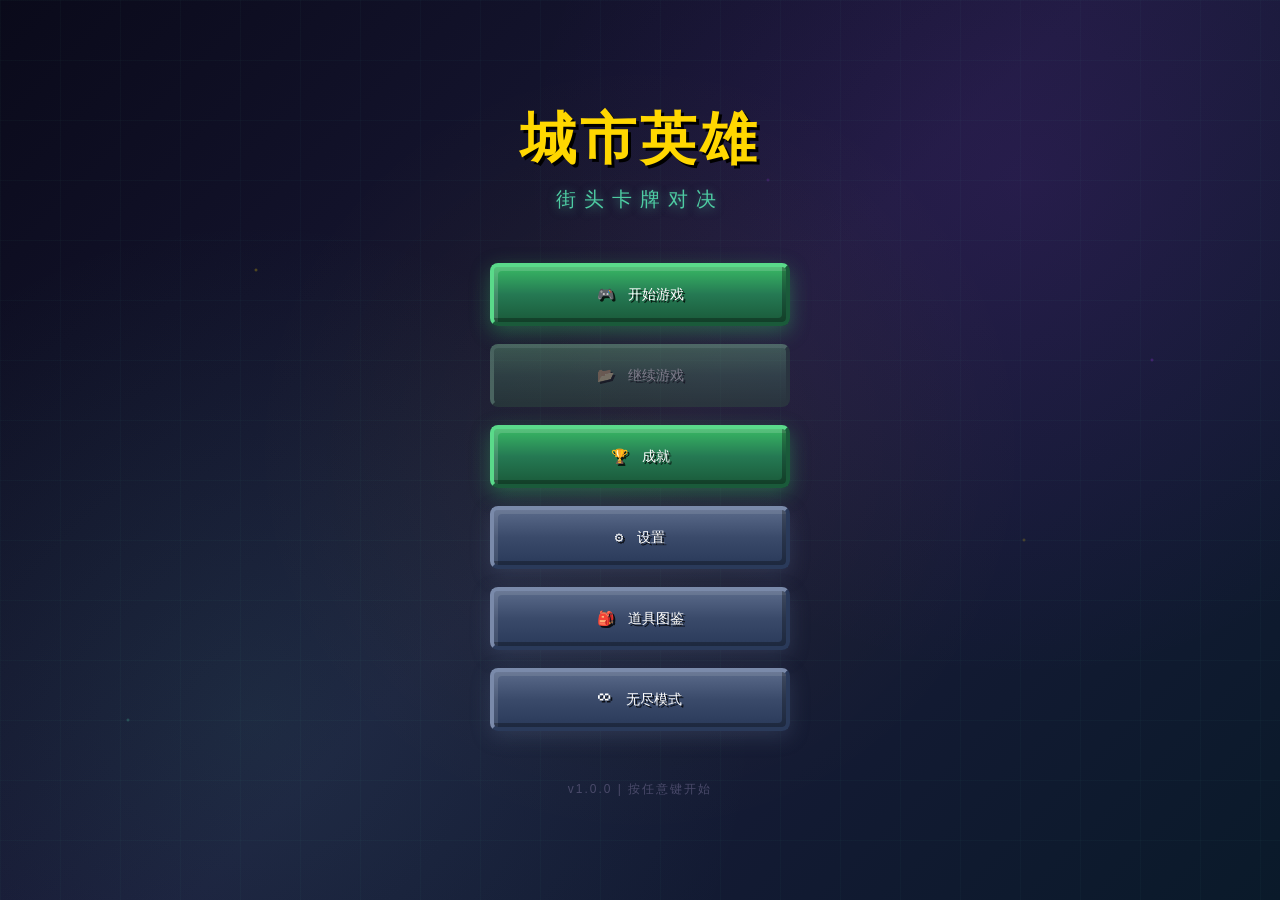
<file: index.html>
<!DOCTYPE html>
<html lang="zh-CN">
<head>
  <meta charset="UTF-8">
  <meta name="viewport" content="width=device-width, initial-scale=1.0">
  <title>城市英雄 - 街头卡牌对决</title>
  <!-- 发布到 GitHub Pages 后若页面不更新：改下面 build 版本号并重新推送，强制浏览器拉取新 JS/CSS -->
  <link rel="stylesheet" href="css/style.css?v=20260318">
  <link rel="stylesheet" href="css/pixel.css?v=20260318">
  <style>
    /* 像素风字体 */
    @import url('https://fonts.googleapis.com/css2?family=Press+Start+2P&display=swap');
    
    .pixel-title {
      font-family: 'Press Start 2P', cursive;
      text-shadow: 3px 3px 0 #000;
    }
  </style>
</head>
<body class="pixel-mode theme-street">
  <!-- 开始页面 -->
  <div id="start-screen" class="start-screen">
    <div class="start-bg-animation"></div>
    <div class="start-content">
      <h1 class="start-title pixel-title">城市英雄</h1>
      <p class="start-subtitle">街头卡牌对决</p>
      <div class="start-menu">
        <button id="btn-start-game" class="start-btn">🎮 开始游戏</button>
        <button id="btn-continue-game" class="start-btn" disabled>📂 继续游戏</button>
        <button id="btn-achievements" class="start-btn">🏆 成就</button>
        <button id="btn-settings" class="start-btn secondary">⚙️ 设置</button>
        <button id="btn-items-dex" class="start-btn secondary">🎒 道具图鉴</button>
        <button id="btn-endless-mode" class="start-btn secondary">∞ 无尽模式</button>
      </div>

      <!-- 难度选择（通关逐级解锁） -->
      <div id="difficulty-modal" class="modal hidden">
        <div class="modal-content">
          <h2>选择难度</h2>
          <div id="difficulty-list" style="display:flex; flex-direction:column; gap:10px;"></div>
          <div style="display:flex; justify-content:flex-end; gap:10px; margin-top:16px;">
            <button id="difficulty-cancel" class="secondary-btn">取消</button>
          </div>
        </div>
      </div>

      <!-- 无尽模式：难度选择 -->
      <div id="endless-difficulty-modal" class="modal hidden">
        <div class="modal-content">
          <h2>无尽模式难度</h2>
          <div id="endless-difficulty-list" style="display:flex; flex-direction:column; gap:10px;"></div>
          <div style="display:flex; justify-content:flex-end; gap:10px; margin-top:16px;">
            <button id="endless-difficulty-cancel" class="secondary-btn">返回</button>
          </div>
        </div>
      </div>

      <div class="start-footer">
        <p>v1.0.0 | 按任意键开始</p>
      </div>
    </div>
  </div>

  <div id="game-container" class="hidden">
    <!-- 战队构建 + 牌库预览（开局） -->
    <div id="team-build-view" class="view pixel-panel">
      <div class="combos-header">
        <div class="combos-title pixel-title">⚔️ 战队构建</div>
      </div>
      <p class="team-build-hint">选择 1–3 个已解锁职业组成战队（点击切换选中）</p>
      <div id="team-build-professions" class="team-build-prof-list"></div>
      <div id="team-build-prof-intro" class="team-build-prof-intro hidden">
        <div class="combos-title" style="font-size: 14px;">📋 已选职业 · 特点与技能</div>
        <div id="team-build-prof-intro-content"></div>
      </div>
      <div class="team-build-main">
        <div class="team-build-deck-area">
          <div class="combos-header" style="margin-top: 12px;">
            <span class="combos-title pixel-title" style="font-size: 14px;">🃏 牌库预览</span>
          </div>
          <div id="team-build-deck-preview" class="team-build-deck-grid"></div>
        </div>
        <div id="team-build-detail" class="team-build-detail-panel">
          <div id="team-build-detail-placeholder" class="team-build-detail-placeholder">点击左侧卡牌查看效果</div>
          <div id="team-build-detail-content" class="team-build-detail-content hidden">
            <div id="team-build-detail-icon" class="team-build-detail-icon"></div>
            <div id="team-build-detail-name" class="team-build-detail-name"></div>
            <div id="team-build-detail-desc" class="team-build-detail-desc"></div>
            <div id="team-build-detail-effect" class="team-build-detail-effect"></div>
          </div>
        </div>
      </div>
      <div class="reward-actions" style="margin-top: 16px;">
        <button id="team-build-start" class="action-btn">开始冒险</button>
      </div>
    </div>

    <!-- 无尽模式：初始道具选择（仅难度1/2；放在 game-container 内，确保战队构建后可见） -->
    <div id="endless-init-item-modal" class="modal hidden">
      <div class="modal-content">
        <h2>选择初始道具</h2>
        <div id="endless-init-item-list" class="endless-init-item-list"></div>
        <div id="endless-init-item-empty" style="display:none; font-size:12px; color:#aaa; margin-top:10px;">
          当前没有已解锁道具可选，将直接开始。
        </div>
        <div style="display:flex; justify-content:flex-end; gap:10px; margin-top:16px;">
          <button id="endless-init-item-cancel" class="secondary-btn">跳过</button>
          <button id="endless-init-item-confirm" class="action-btn">确定</button>
        </div>
      </div>
    </div>

    <!-- 正常关卡：选完队伍后询问是否新手教学 -->
    <div id="tutorial-choice-modal" class="modal hidden">
      <div class="modal-content">
        <h2>🎮 开始冒险</h2>
        <p style="margin: 12px 0 16px; color: #ddd;">是否第一次游玩？需要新手教学吗？</p>
        <div style="display:flex; justify-content:center; gap:12px; margin-top:16px;">
          <button id="tutorial-choice-yes" class="action-btn">需要教学</button>
          <button id="tutorial-choice-no" class="secondary-btn">跳过</button>
        </div>
      </div>
    </div>

    <!-- 顶部状态栏 -->
    <div id="top-status-bar">
      <div class="top-status-left">
        <div class="status-item">
          <span class="status-icon">💰</span>
          <span class="status-value" id="gold-display">0</span>
        </div>
      </div>
      <div class="top-status-right">
        <!-- 仅战斗中显示：道具图标（放到右上角） -->
        <div id="battle-top-items" class="battle-top-items hidden" aria-hidden="true">
          <div id="item-section" class="hand-items-row battle-top-items-row">
            <span class="section-label-inline">道具</span>
            <div class="item-slots" id="item-slots"></div>
            <div id="item-tooltip" class="item-tooltip hidden"></div>
          </div>
        </div>

        <div class="status-item" id="top-floor-item">
          <span class="status-icon">🏛️</span>
          <span class="status-value" id="floor-display">第 1 层</span>
        </div>
        <div class="status-item clickable" id="combos-btn">
          <span class="status-icon">🌟</span>
          <span class="status-value">组合技</span>
        </div>
        <div class="status-item clickable" id="deck-btn">
          <span class="status-icon">🃏</span>
          <span class="status-value">牌库</span>
        </div>
        <div class="status-item clickable" id="save-btn" title="保存进度">
          <span class="status-icon">💾</span>
          <span class="status-value">存档</span>
        </div>
        <div class="status-item clickable" id="music-btn">
          <span class="status-icon">🎵</span>
          <span class="status-value">音乐</span>
        </div>
      </div>
    </div>

    <!-- 地图视图 -->
    <div id="map-view" class="view hidden pixel-panel">
      <div class="map-header">
        <div class="map-title pixel-title">🗺️ 城市探索</div>
        <div class="map-floor-info">
          <span class="map-floor-name" id="floor-name">街头巷尾</span>
          <span class="map-floor-number" id="floor-number">第 1 层 / 共 5 层</span>
        </div>
      </div>
      <div id="map-container"></div>
      <div class="map-legend">
        <span class="legend-item"><span class="legend-dot battle"></span>战斗</span>
        <span class="legend-item"><span class="legend-dot elite"></span>精英</span>
        <span class="legend-item"><span class="legend-dot event"></span>事件</span>
        <span class="legend-item"><span class="legend-dot shop"></span>商店</span>
        <span class="legend-item"><span class="legend-dot boss"></span>Boss</span>
      </div>
    </div>

    <!-- 商店视图 -->
    <div id="shop-view" class="view hidden pixel-panel">
      <div class="shop-header">
        <div class="shop-title pixel-title">🏪 商店</div>
        <div class="shop-gold">
          <span>💰</span>
          <span id="shop-gold-display">0</span>
        </div>
      </div>
      <div class="shop-sections">
        <div class="shop-section">
          <div class="shop-section-title">购买卡牌</div>
          <div id="shop-cards" class="shop-items"></div>
        </div>
        <div class="shop-section">
          <div class="shop-section-title">升级卡牌 (50金)</div>
          <div id="shop-upgrade" class="shop-items"></div>
        </div>
        <div class="shop-section">
          <div class="shop-section-title">道具</div>
          <div id="shop-items" class="shop-items"></div>
        </div>
        <div class="shop-section">
          <div class="shop-section-title">出售卡牌</div>
          <div id="shop-sell" class="shop-items"></div>
        </div>
      </div>
      <div class="shop-actions">
        <button id="shop-refresh" class="secondary-btn">刷新 (30金)</button>
        <button id="shop-leave" class="action-btn">离开</button>
      </div>
      <div id="shop-tooltip" class="shop-tooltip-popup hidden"></div>
    </div>

    <!-- 事件视图 -->
    <div id="event-view" class="view hidden pixel-panel">
      <div class="event-container">
        <div class="event-icon" id="event-icon">❓</div>
        <div class="event-title" id="event-title">神秘事件</div>
        <div class="event-description" id="event-description">你遇到了一个神秘的事件...</div>
        <div class="event-effect" id="event-effect"></div>
        <div class="event-actions">
          <button id="event-confirm" class="action-btn">确认</button>
        </div>
      </div>
    </div>

    <!-- 战斗奖励视图 -->
    <div id="reward-view" class="view hidden pixel-panel">
      <div class="combos-header">
        <div class="combos-title pixel-title">🎁 战斗奖励</div>
      </div>
      <div id="reward-content">
        <div id="reward-gold" class="reward-line"></div>
        <div id="reward-card-section" class="reward-section">
          <div id="reward-card-info" class="reward-reward-block">
            <div class="reward-reward-name"></div>
            <div class="reward-reward-desc"></div>
            <div class="reward-reward-effect"></div>
          </div>
          <div class="reward-actions">
            <button id="reward-card-take" class="action-btn">加入牌库</button>
            <button id="reward-card-skip" class="secondary-btn">丢弃</button>
          </div>
        </div>
        <div id="reward-item-section" class="reward-section hidden">
          <div id="reward-item-info" class="reward-reward-block">
            <div class="reward-reward-name"></div>
            <div class="reward-reward-desc"></div>
            <div class="reward-reward-effect"></div>
          </div>
          <div class="reward-actions" id="reward-item-actions">
            <button id="reward-item-take" class="action-btn">获取</button>
            <button id="reward-item-replace" class="secondary-btn">替换已有道具</button>
            <button id="reward-item-skip" class="secondary-btn">丢弃</button>
          </div>
          <div id="reward-item-replace-slots" class="reward-actions hidden" style="margin-top: 8px;">
            <!-- slots injected by game.js -->
          </div>
        </div>
        <div class="reward-actions" style="margin-top: 20px;">
          <button id="reward-continue" class="action-btn">继续</button>
        </div>
      </div>
    </div>

    <!-- 牌型 / 伤害规则 视图（基础规则 + 隐藏组合在最后） -->
    <div id="combos-view" class="view hidden pixel-panel">
      <div class="combos-header">
        <div class="combos-title pixel-title">📋 牌型 / 伤害规则</div>
        <button id="combos-close" class="secondary-btn">返回</button>
      </div>
      <div id="rules-base-section" class="rules-section">
        <div class="rules-section-title">基础牌型</div>
        <div id="rules-base-hint" class="rules-hint"></div>
        <div id="rules-base-list" class="rules-list"></div>
      </div>
      <div id="rules-code-section" class="rules-section">
        <div class="rules-section-title">程序员代码牌</div>
        <div id="rules-code-text" class="rules-code-text"></div>
      </div>
      <div id="rules-shield-section" class="rules-section">
        <div class="rules-section-title">护盾与持续伤害</div>
        <div id="rules-shield-text" class="rules-code-text"></div>
      </div>
      <div id="rules-tile-section" class="rules-section">
        <div class="rules-section-title">出牌区 · 地块效果</div>
        <div id="rules-tile-hint" class="rules-hint"></div>
        <div id="rules-tile-list" class="rules-list"></div>
      </div>
      <div id="rules-combos-section" class="rules-section">
        <div class="rules-section-title">隐藏组合（已发现）</div>
        <div id="combos-list" class="combos-list"></div>
        <div id="combos-empty" class="combos-empty">
          还没有发现任何隐藏组合，继续探索吧！
        </div>
      </div>
    </div>

    <!-- 牌库构成查看（与战队选择同款：职业展示 + 网格 + 右侧详情） -->
    <div id="deck-view" class="view hidden pixel-panel">
      <div class="combos-header">
        <div class="combos-title pixel-title">🃏 牌库构成</div>
        <button id="deck-close" class="secondary-btn">关闭</button>
      </div>
      <p class="team-build-hint">当前职业组合</p>
      <div id="deck-current-professions" class="team-build-prof-list"></div>
      <div class="team-build-main">
        <div class="team-build-deck-area">
          <div class="combos-header" style="margin-top: 12px;">
            <span class="combos-title pixel-title" style="font-size: 14px;">按职业排序</span>
          </div>
          <div id="deck-list" class="team-build-deck-grid"></div>
        </div>
        <div id="deck-detail" class="team-build-detail-panel">
          <div id="deck-detail-placeholder" class="team-build-detail-placeholder">点击左侧卡牌查看效果</div>
          <div id="deck-detail-content" class="team-build-detail-content hidden">
            <div id="deck-detail-icon" class="team-build-detail-icon"></div>
            <div id="deck-detail-name" class="team-build-detail-name"></div>
            <div id="deck-detail-desc" class="team-build-detail-desc"></div>
            <div id="deck-detail-effect" class="team-build-detail-effect"></div>
          </div>
        </div>
      </div>
    </div>

    <!-- 道具图鉴 -->
    <div id="items-dex-view" class="view hidden pixel-panel">
      <div class="combos-header">
        <div class="combos-title pixel-title">🎒 道具图鉴</div>
        <button id="items-dex-close" class="secondary-btn">关闭</button>
      </div>
      <div class="items-dex-hint">已解锁可查看，未解锁显示“？”</div>
      <div id="item-dex-grid" class="item-dex-grid"></div>
    </div>

    <!-- 战斗视图（单页核心：日志/弃牌为抽屉） -->
    <div id="battle-view" class="view battle-one-screen">
      <div id="battle-layout">
        <!-- 左侧：比赛信息 + 伤害框 -->
        <div id="battle-sidebar" class="pixel-panel">
          <div class="battle-sidebar-title">📊 比赛信息</div>
          <div class="battle-sidebar-row">
            <span class="label">当前层数</span>
            <span class="value" id="battle-floor-display">第 1 层</span>
          </div>
          <div class="battle-sidebar-row">
            <span class="label">金币</span>
            <span class="value" id="battle-gold-display">0</span>
          </div>
          <div class="battle-sidebar-row">
            <span class="label">当前回合</span>
            <span class="value" id="battle-round">1</span>
          </div>
          <div class="battle-sidebar-divider"></div>
          <div class="battle-sidebar-damage damage-formula-box" id="battle-sidebar-damage-box" title="悬停查看计算说明">
            <span class="label" id="turn-damage-label">预计伤害</span>
            <span class="combo-damage damage-formula" id="turn-damage">0 × 1.0 = 0</span>
          </div>
          <div id="damage-breakdown-tooltip" class="damage-breakdown-tooltip hidden"></div>
        <div id="status-hover-tooltip" class="damage-breakdown-tooltip hidden"></div>

          <!-- 牌库 / 弃牌（数值类挨着排列） -->
          <div id="pile-info" class="pile-info--sidebar">
            <div class="pile-item">
              <span class="label">牌库</span>
              <span class="value" id="deck-count">0</span>
            </div>
            <div class="pile-item">
              <span class="label">弃牌堆</span>
              <span class="value clickable" id="discard-count">0</span>
            </div>
          </div>

          <div class="battle-sidebar-divider"></div>
          <button id="battle-rules-btn" class="secondary-btn battle-rules-btn">牌型 / 伤害规则</button>
          <button type="button" id="battle-tile-rules-btn" class="secondary-btn battle-rules-btn hidden" title="查看地块效果说明（仅效果，不含固定格位）">地块说明</button>

          <div id="battle-bottom-bar" class="battle-bottom-bar battle-bottom-bar--sidebar">
            <button type="button" id="btn-battle-log-drawer" class="secondary-btn battle-bar-btn">📜 战斗日志</button>
            <button type="button" id="btn-battle-discard-drawer" class="secondary-btn battle-bar-btn">🃏 弃牌堆</button>
          </div>

          <button type="button" id="battle-settings-btn" class="secondary-btn battle-settings-btn" title="存档、音乐等">⚙️ 设置</button>
        </div>

        <!-- 右侧：牌桌核心区 -->
        <div id="battle-main" class="battle-arena">
          <!-- 顶部角色 VS 敌人 -->
          <div id="battle-header" class="battle-header-felt">
            <!-- 我方队伍（动态生成） -->
            <div id="teammate-section"></div>

            <!-- 移动端：把预计伤害插到敌人与队友之间（JS 会把伤害框挪进来） -->
            <div id="mobile-damage-slot" class="hidden"></div>

            <!-- 敌人区域（右侧） -->
            <div id="enemy-section" class="pixel-panel">
              <div class="enemy-info">
                <span class="enemy-name" id="enemy-name">街头混混</span>
                <span class="enemy-layer" id="enemy-layer">第 1 层</span>
              </div>
              <!-- 伤害数字 + 技能图标：在立绘上方 -->
              <div class="enemy-intent enemy-intent--icons" id="enemy-intent">
                <div class="enemy-intent-wrap">
                  <span class="enemy-intent-icon" id="enemy-intent-icon">⚔️</span>
                  <span class="enemy-intent-dmg" id="enemy-intent-dmg">8</span>
                  <span class="enemy-intent-skills" id="enemy-intent-skills"></span>
                  <span class="enemy-intent-hit" id="enemy-intent-hit"></span>
                </div>
              </div>
              <div id="enemy-sprite" class="enemy-pixel" aria-hidden="true"></div>
              <div class="enemy-hp-bar">
                <div id="enemy-hp-fill" class="hp-fill"></div>
                <div class="enemy-hp-text">
                  <span id="enemy-hp-current">60</span> / <span id="enemy-hp-max">60</span>
                </div>
              </div>
              <!-- 技能说明文案：血条下方 -->
              <div class="enemy-intent-desc" id="enemy-intent-desc" aria-live="polite"></div>
              <div class="enemy-debuffs" id="enemy-debuffs"></div>
            </div>
          </div>

          <!-- 牌桌（出牌区在上、手牌在下）：视觉合并为一个面板，不改 id，避免影响流程/Boss 技能 -->
          <div id="card-table" class="pixel-panel card-table">
            <div id="played-area-wrap" class="card-table__played">
              <span id="battle-played-count" class="played-area-count" aria-live="polite">0/5</span>
              <div class="section-label">本回合出牌（基础最多 5 张，道具可提高）</div>
              <div id="played-container" class="played-container"></div>
            </div>
            <div id="played-tile-tooltip" class="played-tile-tooltip hidden" role="tooltip" aria-hidden="true"></div>
            <div id="hand-row" class="card-table__hand-row">
              <div id="hand-section" class="card-table__hand">
                <div class="hand-label">手牌</div>
                <div id="hand-poison-bar" class="hand-poison-bar hidden" role="status" aria-live="polite"></div>
                <div id="hand-container">
                  <div id="hand-strip" class="hand-strip" aria-label="手牌"></div>
                </div>
              </div>
            </div>
          </div>

          <!-- 控制按钮 -->
          <div id="control-section">
            <button id="auto-fill-btn" class="secondary-btn" title="自动选出并打出当前伤害最高的一组牌（快捷键：Q 仅选牌）">自动出牌</button>
            <button id="play-cards-btn" class="secondary-btn">出牌</button>
            <button id="reset-btn" class="secondary-btn">换牌</button>
            <button id="end-turn-btn" class="action-btn">结束回合</button>
          </div>

          <!-- 伤害动画层 -->
          <div id="damage-overlay" class="hidden"></div>
        </div>
      </div>

      <div id="battle-drawer-backdrop" class="battle-drawer-backdrop hidden" aria-hidden="true"></div>
      <div id="battle-drawer-log" class="battle-drawer battle-drawer--log" aria-hidden="true">
        <div class="battle-drawer-header">
          <span>战斗日志</span>
          <button type="button" class="battle-drawer-close" id="battle-drawer-log-close" aria-label="关闭">×</button>
        </div>
        <div id="log-section" class="battle-drawer-body log-section-drawer">
          <div id="battle-log" class="battle-log-scroll"></div>
        </div>
      </div>
      <div id="battle-drawer-discard" class="battle-drawer battle-drawer--discard" aria-hidden="true">
        <div class="battle-drawer-header">
          <span>弃牌堆</span>
          <button type="button" class="battle-drawer-close" id="battle-drawer-discard-close" aria-label="关闭">×</button>
        </div>
        <div class="battle-drawer-body">
          <div id="discard-list" class="discard-list-drawer"></div>
        </div>
      </div>
    </div>
  </div>

  <!-- 成就弹窗 -->
  <div id="achievement-overlay" class="achievement-overlay"></div>

  <!-- 死亡结算画面 -->
  <div id="death-overlay" class="death-overlay hidden" aria-hidden="true">
    <div class="death-modal">
      <div class="death-title">💀 全军覆没</div>
      <div class="death-desc">旅程结束。你可以重新开始，或退出回到开始界面。</div>
      <div class="death-actions">
        <button type="button" id="death-restart" class="action-btn">重新开始</button>
        <button type="button" id="death-exit" class="secondary-btn">退出游戏</button>
      </div>
    </div>
  </div>

  <!-- 设置弹窗 -->
  <div id="settings-modal" class="modal hidden">
    <div class="modal-content">
      <h2>⚙️ 设置</h2>
      <div class="settings-item settings-quick-actions">
        <button type="button" id="settings-save-game" class="secondary-btn">💾 保存进度</button>
        <button type="button" id="settings-load-game" class="secondary-btn">📂 读取进度</button>
        <button type="button" id="settings-music-toggle" class="secondary-btn">🎵 音乐开关</button>
      </div>
      <div class="settings-item">
        <label>🎵 背景音乐</label>
        <input type="range" id="music-volume" min="0" max="100" value="30">
      </div>
      <div class="settings-item">
        <label>🔊 音效</label>
        <input type="range" id="sfx-volume" min="0" max="100" value="50">
      </div>
      <div class="settings-item">
        <label>🎨 像素风UI</label>
        <input type="checkbox" id="pixel-mode-toggle" checked>
      </div>
      <div class="settings-item">
        <label>📘 教学关</label>
        <label style="display:flex; align-items:center; gap:10px; justify-content:flex-end; width:auto;">
          <input type="checkbox" id="tutorial-toggle">
          <span style="font-size: 12px; color:#aaa;">开启（默认跳过）</span>
        </label>
      </div>
      <div class="settings-item" style="flex-direction: column; align-items: stretch; gap: 10px;">
        <label style="width:100%;">🧪 测试工具（本地数据）</label>
        <div style="display:flex; flex-wrap:wrap; gap:10px; justify-content:flex-start;">
          <button id="btn-reset-saves" class="secondary-btn">清空存档</button>
          <button id="btn-reset-unlocks" class="secondary-btn">重置解锁/难度</button>
          <button id="btn-reset-all" class="secondary-btn">全清（推荐）</button>
        </div>
        <div style="font-size:12px; color:#aaa; line-height:1.4;">
          提示：这些按钮只影响浏览器本地存储（LocalStorage），用于测试解锁与流程。
        </div>
      </div>
      <button id="settings-close" class="action-btn">关闭</button>
    </div>
  </div>

  <!-- 存档弹窗（3个存档位：存/读） -->
  <div id="save-modal" class="modal hidden">
    <div class="modal-content">
      <h2>💾 存档</h2>
      <div id="save-modal-mode" style="text-align:center;color:#aaa;margin-bottom:14px;">选择存档位</div>
      <div id="save-slots" class="save-slots">
        <button class="secondary-btn save-slot-btn" data-slot="1">
          <div class="save-slot-title">存档位 1</div>
          <div class="save-slot-time" id="save-slot-time-1">空</div>
        </button>
        <button class="secondary-btn save-slot-btn" data-slot="2">
          <div class="save-slot-title">存档位 2</div>
          <div class="save-slot-time" id="save-slot-time-2">空</div>
        </button>
        <button class="secondary-btn save-slot-btn" data-slot="3">
          <div class="save-slot-title">存档位 3</div>
          <div class="save-slot-time" id="save-slot-time-3">空</div>
        </button>
      </div>
      <div class="reward-actions" style="margin-top: 16px; justify-content: center;">
        <button id="save-modal-close" class="secondary-btn">取消</button>
      </div>
    </div>
  </div>

  <!-- 商店：道具替换弹窗 -->
  <div id="shop-replace-modal" class="modal hidden">
    <div class="modal-content">
      <h2>🔁 替换道具</h2>
      <div id="shop-replace-desc" style="text-align:center;color:#aaa;margin-bottom:14px;"></div>
      <div id="shop-replace-slots" class="save-slots"></div>
      <div class="reward-actions" style="margin-top: 16px; justify-content: center;">
        <button id="shop-replace-cancel" class="secondary-btn">取消</button>
      </div>
    </div>
  </div>

  <!-- 成就弹窗 -->
  <div id="achievements-modal" class="modal hidden">
    <div class="modal-content achievements-content">
      <h2>🏆 成就</h2>
      <div id="achievements-list"></div>
      <button id="achievements-close" class="action-btn">关闭</button>
    </div>
  </div>

  <!-- 新手引导：聚焦高亮遮罩 -->
  <div id="tutorial-overlay" class="tutorial-overlay hidden" aria-hidden="true">
    <div class="tutorial-mask"></div>
    <div class="tutorial-box">
      <div class="tutorial-title" id="tutorial-title">新手引导</div>
      <div class="tutorial-text" id="tutorial-text"></div>
      <div class="tutorial-actions">
        <button id="tutorial-skip" class="secondary-btn">跳过教学</button>
        <button id="tutorial-next" class="action-btn">下一步</button>
      </div>
    </div>
  </div>

  <script src="js/cards.js?v=20260318"></script>
  <script src="js/items.js?v=20260318"></script>
  <script src="js/combat-rules.js?v=20260318"></script>
  <script src="js/effects.js?v=20260318"></script>
  <script src="js/pixel-chars.js?v=20260318"></script>
  <script src="js/battle.js?v=20260318"></script>
  <script src="js/map.js?v=20260318"></script>
  <script src="js/audio.js?v=20260318"></script>
  <script src="js/endless.js?v=20260318"></script>
  <script src="js/game.js?v=20260318"></script>
</body>
</html>
</file>
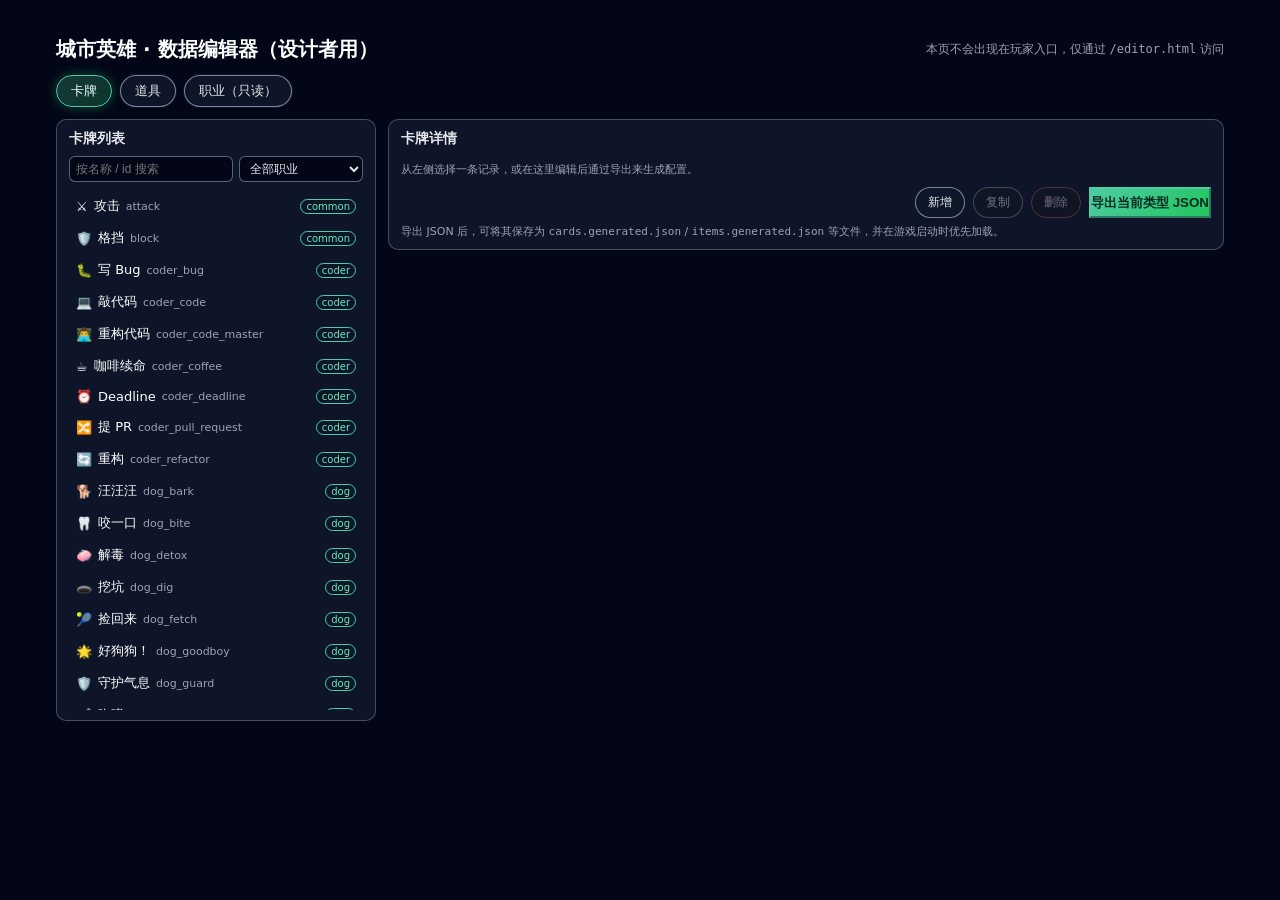
<file: editor.html>
<!DOCTYPE html>
<html lang="zh-CN">
<head>
  <meta charset="UTF-8">
  <meta name="viewport" content="width=device-width, initial-scale=1.0">
  <title>城市英雄 - 数据编辑器</title>
  <link rel="stylesheet" href="css/style.css">
  <style>
    body {
      background: #020617;
      color: #fff;
      font-family: system-ui, -apple-system, BlinkMacSystemFont, "Segoe UI", sans-serif;
    }
    #editor-root {
      max-width: 1200px;
      margin: 16px auto;
      padding: 12px 16px 32px;
    }
    .editor-header {
      display: flex;
      justify-content: space-between;
      align-items: center;
      margin-bottom: 12px;
    }
    .editor-title {
      font-size: 20px;
      font-weight: 700;
    }
    .editor-tabs {
      display: flex;
      gap: 8px;
      margin-bottom: 12px;
    }
    .editor-tab {
      padding: 6px 14px;
      border-radius: 999px;
      border: 1px solid rgba(148,163,184,0.8);
      cursor: pointer;
      font-size: 13px;
      background: rgba(15,23,42,0.95);
      color: #e5e7eb;
      box-shadow: 0 0 0 1px rgba(15,23,42,1);
    }
    .editor-tab:hover {
      border-color: #64748b;
      background: rgba(30,64,175,0.35);
    }
    .editor-tab.active {
      border-color: #4ecca3;
      background: linear-gradient(135deg, rgba(78,204,163,0.25), rgba(34,197,94,0.25));
      color: #ecfeff;
      box-shadow: 0 0 0 1px rgba(15,23,42,1), 0 0 12px rgba(34,197,94,0.4);
    }
    .editor-layout {
      display: grid;
      grid-template-columns: 320px 1fr;
      gap: 12px;
      align-items: flex-start;
    }
    .editor-panel {
      background: rgba(15,23,42,0.95);
      border-radius: 10px;
      border: 1px solid rgba(148,163,184,0.4);
      padding: 10px 12px;
    }
    .editor-panel h3 {
      margin: 0 0 8px;
      font-size: 14px;
      color: #e5e7eb;
    }
    .editor-search {
      margin-bottom: 8px;
      display: flex;
      gap: 6px;
    }
    .editor-search input,
    .editor-search select {
      flex: 1;
      padding: 4px 6px;
      font-size: 12px;
      border-radius: 6px;
      border: 1px solid rgba(148,163,184,0.6);
      background: #020617;
      color: #e5e7eb;
    }
    .editor-list {
      max-height: 520px;
      overflow-y: auto;
      font-size: 13px;
    }
    .editor-list-item {
      padding: 6px 6px;
      border-radius: 6px;
      cursor: pointer;
      display: flex;
      justify-content: space-between;
      align-items: center;
      border: 1px solid transparent;
    }
    .editor-list-item:hover {
      background: rgba(30,64,175,0.35);
    }
    .editor-list-item.active {
      background: rgba(34,197,94,0.25);
      border-color: #22c55e;
    }
    .editor-list-main {
      display: flex;
      align-items: center;
      gap: 6px;
    }
    .editor-list-id {
      font-size: 11px;
      color: #9ca3af;
    }
    .editor-badge {
      padding: 1px 5px;
      border-radius: 999px;
      font-size: 10px;
      border: 1px solid rgba(148,163,184,0.6);
      color: #9ca3af;
    }
    .editor-badge.prof {
      border-color: #4ecca3;
      color: #6ee7b7;
    }
    .editor-form {
      display: grid;
      grid-template-columns: repeat(2, minmax(0,1fr));
      gap: 8px 12px;
      font-size: 13px;
    }
    .editor-field {
      display: flex;
      flex-direction: column;
      gap: 3px;
    }
    .editor-field-full {
      grid-column: span 2;
    }
    .editor-field label {
      font-size: 12px;
      color: #9ca3af;
    }
    .editor-field input,
    .editor-field select,
    .editor-field textarea {
      padding: 4px 6px;
      font-size: 12px;
      border-radius: 6px;
      border: 1px solid rgba(148,163,184,0.6);
      background: #020617;
      color: #e5e7eb;
    }
    .editor-field input[type="number"] {
      max-width: 120px;
    }
    .editor-field textarea {
      min-height: 60px;
      resize: vertical;
    }
    .editor-actions {
      display: flex;
      justify-content: flex-end;
      gap: 8px;
      margin-top: 10px;
    }
    .btn {
      padding: 6px 12px;
      border-radius: 999px;
      border: 1px solid rgba(148,163,184,0.8);
      font-size: 12px;
      cursor: pointer;
      background: rgba(15,23,42,0.9);
      color: #e5e7eb;
    }
    .btn-primary {
      border-color: #4ecca3;
      background: linear-gradient(135deg, #4ecca3, #22c55e);
      color: #022c22;
      font-weight: 600;
    }
    .btn-danger {
      border-color: #ef4444;
      color: #fecaca;
    }
    .editor-hint {
      margin-top: 6px;
      font-size: 11px;
      color: #9ca3af;
    }
    @media (max-width: 900px) {
      .editor-layout {
        grid-template-columns: 1fr;
      }
      .editor-panel {
        padding: 8px 10px;
      }
    }
  </style>
</head>
<body>
  <div id="editor-root">
    <div class="editor-header">
      <div class="editor-title">城市英雄 · 数据编辑器（设计者用）</div>
      <div style="font-size:12px;color:#9ca3af;">本页不会出现在玩家入口，仅通过 <code>/editor.html</code> 访问</div>
    </div>
    <div class="editor-tabs">
      <button class="editor-tab active" data-tab="cards">卡牌</button>
      <button class="editor-tab" data-tab="items">道具</button>
      <button class="editor-tab" data-tab="roles">职业（只读）</button>
    </div>
    <div class="editor-layout">
      <div class="editor-panel">
        <h3 id="list-title">卡牌列表</h3>
        <div class="editor-search">
          <input id="search-input" placeholder="按名称 / id 搜索">
          <select id="filter-select">
            <option value="">全部职业</option>
          </select>
        </div>
        <div id="editor-list" class="editor-list"></div>
      </div>
      <div class="editor-panel">
        <h3 id="form-title">详情编辑</h3>
        <form id="editor-form" class="editor-form"></form>
        <div class="editor-actions">
          <button type="button" id="btn-new" class="btn">新增</button>
          <button type="button" id="btn-duplicate" class="btn">复制</button>
          <button type="button" id="btn-delete" class="btn btn-danger">删除</button>
          <button type="button" id="btn-export" class="btn-primary">导出当前类型 JSON</button>
        </div>
        <div class="editor-hint">
          导出 JSON 后，可将其保存为 <code>cards.generated.json</code> / <code>items.generated.json</code> 等文件，并在游戏启动时优先加载。
        </div>
      </div>
    </div>
  </div>

  <script src="js/cards.js"></script>
  <script src="js/items.js"></script>
  <script src="js/editor.js"></script>
</body>
</html>
</file>
<file: css/style.css>
/* 2026-03-18 04:00:00 */
* {
  margin: 0;
  padding: 0;
  box-sizing: border-box;
}

body {
  font-family: 'Segoe UI', Tahoma, Geneva, Verdana, sans-serif;
  /* 像素天空背景，参考示例图的云层+闪电感 */
  background:
    radial-gradient(circle at 20% 10%, rgba(255, 255, 255, 0.15) 0, transparent 55%),
    radial-gradient(circle at 80% 30%, rgba(255, 255, 255, 0.12) 0, transparent 50%),
    radial-gradient(circle at 10% 80%, rgba(110, 160, 255, 0.2) 0, transparent 55%),
    radial-gradient(circle at 90% 90%, rgba(80, 130, 255, 0.18) 0, transparent 55%),
    linear-gradient(180deg, #254a9b 0%, #1b2f79 40%, #111a4b 75%, #06091a 100%);
  color: #eee;
  min-height: 100vh;
  padding: 8px;
  overflow-x: hidden;
}

/* ===== 开始页面 ===== */
.start-screen {
  position: fixed;
  top: 0;
  left: 0;
  width: 100vw;
  height: 100vh;
  background: linear-gradient(135deg, #0a0a1a 0%, #1a1a3a 50%, #0a1a2a 100%);
  display: flex;
  align-items: center;
  justify-content: center;
  z-index: 10000;
  overflow: hidden;
  padding: 0;
}

.start-screen.hidden {
  display: none;
}

.start-bg-animation {
  position: absolute;
  top: 0;
  left: 0;
  width: 100%;
  height: 100%;
  background: 
    radial-gradient(circle at 20% 80%, rgba(78, 204, 163, 0.1) 0%, transparent 40%),
    radial-gradient(circle at 80% 20%, rgba(163, 53, 238, 0.1) 0%, transparent 40%),
    radial-gradient(circle at 50% 50%, rgba(255, 215, 0, 0.05) 0%, transparent 50%);
  animation: bgPulse 8s ease-in-out infinite;
}

@keyframes bgPulse {
  0%, 100% { opacity: 0.6; transform: scale(1); }
  50% { opacity: 1; transform: scale(1.05); }
}

.start-bg-animation::before {
  content: '';
  position: absolute;
  top: 0;
  left: 0;
  width: 200%;
  height: 200%;
  background-image: 
    linear-gradient(rgba(78, 204, 163, 0.03) 1px, transparent 1px),
    linear-gradient(90deg, rgba(78, 204, 163, 0.03) 1px, transparent 1px);
  background-size: 60px 60px;
  animation: gridScroll 30s linear infinite;
}

@keyframes gridScroll {
  0% { transform: translate(0, 0); }
  100% { transform: translate(-60px, -60px); }
}

/* 浮动粒子效果 */
.start-bg-animation::after {
  content: '';
  position: absolute;
  top: 0;
  left: 0;
  width: 100%;
  height: 100%;
  background-image: 
    radial-gradient(2px 2px at 20% 30%, rgba(255, 215, 0, 0.4), transparent),
    radial-gradient(2px 2px at 40% 70%, rgba(78, 204, 163, 0.3), transparent),
    radial-gradient(2px 2px at 60% 20%, rgba(163, 53, 238, 0.3), transparent),
    radial-gradient(2px 2px at 80% 60%, rgba(255, 215, 0, 0.3), transparent),
    radial-gradient(2px 2px at 10% 80%, rgba(78, 204, 163, 0.4), transparent),
    radial-gradient(2px 2px at 90% 40%, rgba(163, 53, 238, 0.4), transparent);
  animation: particleFloat 15s ease-in-out infinite;
}

@keyframes particleFloat {
  0%, 100% { transform: translateY(0) rotate(0deg); }
  50% { transform: translateY(-20px) rotate(5deg); }
}

.start-content {
  position: relative;
  z-index: 1;
  text-align: center;
  padding: 40px;
}

.start-title {
  font-size: 56px;
  color: #ffd700;
  margin-bottom: 8px;
  text-shadow: 
    0 0 20px rgba(255, 215, 0, 0.8),
    0 0 40px rgba(255, 215, 0, 0.6),
    0 0 60px rgba(255, 215, 0, 0.4),
    0 4px 0 #b8860b,
    0 8px 0 #8b6914,
    0 12px 20px rgba(0, 0, 0, 0.5);
  animation: titleGlow 3s ease-in-out infinite;
  letter-spacing: 4px;
}

@keyframes titleGlow {
  0%, 100% { 
    text-shadow: 
      0 0 20px rgba(255, 215, 0, 0.8),
      0 0 40px rgba(255, 215, 0, 0.6),
      0 0 60px rgba(255, 215, 0, 0.4),
      0 4px 0 #b8860b,
      0 8px 0 #8b6914,
      0 12px 20px rgba(0, 0, 0, 0.5);
  }
  50% { 
    text-shadow: 
      0 0 30px rgba(255, 215, 0, 1),
      0 0 60px rgba(255, 215, 0, 0.8),
      0 0 90px rgba(255, 215, 0, 0.6),
      0 4px 0 #b8860b,
      0 8px 0 #8b6914,
      0 12px 30px rgba(255, 215, 0, 0.3);
  }
}

.start-subtitle {
  font-size: 20px;
  color: #4ecca3;
  margin-bottom: 50px;
  text-shadow: 0 2px 10px rgba(78, 204, 163, 0.5);
  letter-spacing: 8px;
  font-weight: 300;
}

.start-menu {
  display: flex;
  flex-direction: column;
  gap: 18px;
  align-items: center;
}

.start-btn {
  font-family: 'Press Start 2P', monospace;
  font-size: 14px;
  padding: 18px 50px;
  min-width: 300px;
  background: linear-gradient(180deg, #38b764 0%, #257953 50%, #1a5a3a 100%);
  border: 4px solid;
  border-color: #5ada8a #1a5a3a #1a5a3a #5ada8a;
  border-radius: 8px;
  color: #fff;
  cursor: pointer;
  text-shadow: 2px 2px 0 rgba(0,0,0,0.8);
  box-shadow: 
    inset -4px -4px 0 0 rgba(0,0,0,0.3),
    inset 4px 4px 0 0 rgba(255,255,255,0.15),
    0 6px 20px rgba(56, 183, 100, 0.4);
  transition: all 0.2s ease;
  position: relative;
  overflow: hidden;
}

.start-btn::before {
  content: '';
  position: absolute;
  top: 0;
  left: -100%;
  width: 100%;
  height: 100%;
  background: linear-gradient(90deg, transparent, rgba(255,255,255,0.2), transparent);
  transition: left 0.5s;
}

.start-btn:hover:not(:disabled)::before {
  left: 100%;
}

.start-btn:hover:not(:disabled) {
  transform: translateY(-3px);
  box-shadow: 
    inset -4px -4px 0 0 rgba(0,0,0,0.3),
    inset 4px 4px 0 0 rgba(255,255,255,0.15),
    0 10px 30px rgba(56, 183, 100, 0.5);
}

.start-btn:active:not(:disabled) {
  transform: translateY(1px);
  box-shadow: 
    inset 4px 4px 0 0 rgba(0,0,0,0.4),
    inset -4px -4px 0 0 rgba(255,255,255,0.1),
    0 2px 10px rgba(56, 183, 100, 0.3);
}

.start-btn:disabled {
  opacity: 0.4;
  cursor: not-allowed;
  filter: grayscale(0.5);
}

.start-btn.secondary {
  background: linear-gradient(180deg, #5a6a8a 0%, #3a4a6a 50%, #2a3a5a 100%);
  border-color: #7a8aaa #2a3a5a #2a3a5a #7a8aaa;
  box-shadow: 
    inset -4px -4px 0 0 rgba(0,0,0,0.3),
    inset 4px 4px 0 0 rgba(255,255,255,0.1),
    0 6px 20px rgba(90, 106, 138, 0.3);
}

.start-btn.secondary:hover:not(:disabled) {
  box-shadow: 
    inset -4px -4px 0 0 rgba(0,0,0,0.3),
    inset 4px 4px 0 0 rgba(255,255,255,0.1),
    0 10px 30px rgba(90, 106, 138, 0.4);
}

.start-footer {
  margin-top: 50px;
  color: #4a4a6a;
  font-size: 12px;
  letter-spacing: 2px;
}

/* 开发者捷径（仅 ?dev=1 或 localStorage cityHeroDev=1） */
.dev-shortcuts-panel {
  margin-top: 20px;
  padding: 12px 14px;
  border: 1px dashed rgba(233, 69, 96, 0.5);
  border-radius: 10px;
  background: rgba(0, 0, 0, 0.35);
  max-width: 420px;
  margin-left: auto;
  margin-right: auto;
  text-align: left;
}
.dev-shortcuts-title {
  font-size: 13px;
  color: #e94560;
  font-weight: bold;
  margin-bottom: 6px;
}
.dev-shortcuts-hint {
  font-size: 11px;
  color: #6a6a8a;
  margin: 0 0 10px 0;
  line-height: 1.4;
}
.dev-shortcuts-btns {
  display: flex;
  flex-wrap: wrap;
  gap: 8px;
}
.dev-sc-btn {
  font-size: 11px;
  padding: 6px 10px;
  border-radius: 6px;
  border: 1px solid #3a3a5a;
  background: #252538;
  color: #ccc;
  cursor: pointer;
}
.dev-sc-btn:hover {
  border-color: #e94560;
  color: #fff;
}

/* 设置弹窗 */
.modal {
  position: fixed;
  top: 0;
  left: 0;
  width: 100vw;
  height: 100vh;
  background: rgba(0, 0, 0, 0.8);
  display: flex;
  align-items: center;
  justify-content: center;
  z-index: 20000;
}

.modal.hidden {
  display: none;
}

.modal-content {
  background: linear-gradient(135deg, #1a2a3a 0%, #0a1a2a 100%);
  border: 3px solid #4ecca3;
  border-radius: 12px;
  padding: 30px;
  max-width: 500px;
  width: 90%;
  max-height: 80vh;
  overflow-y: auto;
}

.modal-content h2 {
  color: #4ecca3;
  margin-bottom: 20px;
  text-align: center;
}

.settings-item {
  display: flex;
  justify-content: space-between;
  align-items: center;
  padding: 15px 0;
  border-bottom: 1px solid rgba(255,255,255,0.1);
}

.settings-item label {
  font-size: 14px;
  color: #fff;
}

.settings-item input[type="range"] {
  width: 150px;
  accent-color: #4ecca3;
}

.settings-item input[type="checkbox"] {
  width: 20px;
  height: 20px;
  accent-color: #4ecca3;
}

/* 成就弹窗 */
.achievements-content {
  max-height: 70vh;
  overflow-y: auto;
}

.achievements-content #achievements-list {
  display: flex;
  flex-direction: column;
  gap: 10px;
  margin: 20px 0;
}

.achievement-item {
  display: flex;
  align-items: center;
  gap: 15px;
  padding: 15px;
  background: rgba(255,255,255,0.05);
  border-radius: 8px;
  border: 1px solid rgba(255,255,255,0.1);
}

.achievement-item.locked {
  opacity: 0.5;
}

.achievement-item .icon {
  font-size: 32px;
}

.achievement-item .info {
  flex: 1;
}

.achievement-item .name {
  font-weight: bold;
  color: #ffd700;
}

.achievement-item .desc {
  font-size: 12px;
  color: #aaa;
}

#game-container {
  max-width: 1000px;
  margin: 0 auto;
}

#game-container.hidden {
  display: none;
}

/* 像素角色容器 */
.teammate-pixel {
  width: 44px;
  height: 44px;
  display: flex;
  align-items: center;
  justify-content: center;
  margin-bottom: 4px;
  background: rgba(0, 0, 0, 0.16);
  border: 1px solid rgba(255,255,255,0.10);
  border-radius: 10px;
  overflow: hidden;
}

.teammate-pixel canvas {
  image-rendering: pixelated;
  image-rendering: crisp-edges;
}

.pixel-sprite {
  image-rendering: pixelated;
  image-rendering: crisp-edges;
  max-width: 100%;
  max-height: 100%;
}

.pixel-sprite canvas {
  image-rendering: pixelated;
  image-rendering: crisp-edges;
  max-width: 100%;
  max-height: 100%;
}

/* 出牌区右上角的道具行（最多 4 个） */
#played-area-wrap .hand-items-row {
  position: absolute;
  top: 6px;
  right: 10px;
  display: flex;
  align-items: center;
  gap: 4px;
}
#played-area-wrap .hand-items-row .section-label-inline {
  font-size: 11px;
  color: #888;
  flex-shrink: 0;
}
#played-area-wrap .hand-items-row .item-slots {
  display: flex;
  gap: 4px;
}
#played-area-wrap .hand-items-row .item-slot {
  width: 32px;
  height: 32px;
  font-size: 18px;
}

/* 手牌行（全宽） */
#hand-row {
  margin-bottom: 2px;
}

/* 顶部角色 VS 敌人行 */
#battle-layout {
  display: flex;
  gap: 8px;
  align-items: flex-start;
}

/* 防止头部变高把按钮挤出屏幕：允许战斗页整体滚动 */
#battle-view {
  overflow-y: auto;
  max-height: calc(100vh - 40px);
}

/* 桌面端：战斗页紧凑布局，尽量保证按钮同屏可见 */
#battle-view #played-area-wrap {
  padding: 8px 10px;
  margin-bottom: 6px;
  min-height: 68px;
}
#battle-view #hand-section {
  padding: 8px 10px 6px;
}
#battle-view .hand-label {
  margin-bottom: 6px;
}
#battle-view #hand-container {
  gap: 8px;
  min-height: 64px;
}
#battle-view #pile-info {
  padding: 6px 0 10px;
  margin-bottom: 6px;
}
#battle-view #bottom-row {
  margin-top: 4px;
}
#battle-view #log-section {
  padding: 8px 10px;
}
#battle-view #discard-panel {
  padding: 8px 10px;
}
#battle-view .section-label {
  margin-bottom: 6px;
  font-size: 13px;
}

/* —— 战斗单页核心 + 日志/弃牌抽屉 —— */
#battle-view.battle-one-screen {
  display: flex;
  flex-direction: column;
  position: relative;
  max-height: calc(100vh - 42px);
  min-height: calc(100vh - 42px);
  /* 允许卡牌 hover 放大溢出显示，避免被容器裁切 */
  overflow: visible;
}
#battle-view.battle-one-screen #battle-layout {
  overflow: visible;
}

/* battle 单屏：pixel-panel 默认 overflow:hidden，会裁切 hover 放大 */
#battle-view.battle-one-screen .pixel-panel {
  overflow: visible;
}

/* hover 放大：层级抬到控制区/敌人面板之上 */
#battle-view.battle-one-screen #card-table .card {
  position: relative;
  will-change: transform;
}
#battle-view.battle-one-screen #card-table .card:hover,
#battle-view.battle-one-screen #card-table .card.selected-discard {
  z-index: 5000;
}

/* 控制区本身不裁切 */
#battle-view.battle-one-screen #control-section {
  overflow: visible;
}
#battle-view.battle-one-screen #battle-layout {
  flex: 1;
  min-height: 0;
  display: flex;
  gap: 8px;
  align-items: stretch;
}
#battle-view.battle-one-screen #battle-sidebar {
  width: 198px;
  flex-shrink: 0;
  padding: 10px 10px;
  font-size: 12px;
  gap: 6px;
  overflow-y: auto;
  min-height: 0;
  align-self: stretch;
  max-height: 100%;
}

.battle-settings-btn {
  width: 100%;
  margin-top: 4px;
  padding: 8px 10px;
  font-size: 12px;
}
#battle-view.battle-one-screen .battle-sidebar-title {
  font-size: 13px;
}
#battle-main.battle-arena {
  flex: 1;
  min-width: 0;
  min-height: 0;
  display: flex;
  flex-direction: column;
  gap: 4px;
}
.battle-header-felt {
  flex-shrink: 0;
  background: linear-gradient(180deg, #0b2214 0%, #143d28 42%, #0c1f14 100%);
  border-radius: 10px;
  padding: 6px 8px;
  position: relative;
  border: 1px solid rgba(46, 139, 87, 0.25);
  box-shadow: inset 0 1px 0 rgba(255, 255, 255, 0.05);
}
.battle-header-felt::after {
  content: "";
  pointer-events: none;
  position: absolute;
  inset: 0;
  border-radius: 10px;
  background: repeating-linear-gradient(
    0deg,
    transparent,
    transparent 2px,
    rgba(0, 0, 0, 0.045) 2px,
    rgba(0, 0, 0, 0.045) 4px
  );
  opacity: 0.55;
}
#battle-view.battle-one-screen #played-area-wrap {
  /* 不占满纵向剩余空间，避免出牌区与手牌之间大块空白 */
  flex: 0 0 auto;
  min-height: 64px;
  max-height: none;
  overflow: visible;
  margin-bottom: 0;
  padding: 6px 10px;
}

/* 单屏：压缩出牌空槽高度，减少底部空白 */
#battle-view.battle-one-screen .played-container {
  min-height: 88px;
  gap: 6px;
}
#battle-view.battle-one-screen .played-slot {
  width: 86px;
  height: 108px;
  border-radius: 10px;
}
#battle-view.battle-one-screen .played-slot .card {
  transform: scale(0.88);
}

/* —— 出牌区 + 手牌区 视觉合并（card-table）—— */
#card-table.card-table {
  display: flex;
  flex-direction: column;
  gap: 6px;
  padding: 14px 14px;
  flex: 1 1 auto;
  min-height: 0;
}
#battle-view.battle-one-screen #card-table.card-table {
  position: relative;
  z-index: 40;
  border-radius: 14px;
}
#card-table .card-table__played,
#card-table .card-table__hand {
  background: transparent;
  border: none;
  box-shadow: none;
}
#card-table .card-table__played {
  padding: 0;
}
#card-table .card-table__hand-row {
  margin-top: 0;
}
#card-table .card-table__hand {
  padding: 0;
}
#card-table .hand-label {
  margin: 8px 0 6px;
}

/* 单屏：隐藏“本回合出牌…”与“手牌”标题，让牌区更大 */
#battle-view.battle-one-screen #card-table .section-label,
#battle-view.battle-one-screen #card-table .hand-label {
  display: none !important;
}

/* 单屏：牌区空间够时，卡牌整体放大一档（仅战斗） */
#battle-view.battle-one-screen #card-table .card {
  width: 92px;
  height: 132px;
}
#battle-view.battle-one-screen #card-table .card-icon {
  font-size: 30px;
}
#battle-view.battle-one-screen #card-table .card-name {
  font-size: 11px;
}
#battle-view.battle-one-screen #card-table .card-type,
#battle-view.battle-one-screen #card-table .card-cost {
  font-size: 11px;
}

/* 单屏：出牌区与手牌区之间彻底“贴合”，去掉中间那条视觉分割线 */
#battle-view.battle-one-screen #card-table.card-table {
  gap: 0;
}
#battle-view.battle-one-screen #card-table .card-table__hand-row {
  margin-top: -8px;
  position: relative;
  z-index: 12;
}

/* 出牌槽位跟着放大一点，避免卡牌显得拥挤 */
#battle-view.battle-one-screen #card-table .played-container {
  min-height: 108px;
  overflow-y: visible;
  padding-top: 22px; /* 为左上角 0/5 计数留出空间 */
}
#battle-view.battle-one-screen #card-table .played-slot {
  width: 106px;
  height: 146px;
  overflow: visible;
}
#battle-view.battle-one-screen #card-table .played-slot .card {
  transform: scale(0.92);
}

/* 手牌超出后用扑克牌式叠放；默认不叠放（避免少量手牌看起来乱） */
#battle-view.battle-one-screen #card-table .hand-strip .card:not(:first-child) {
  margin-left: 0;
}

/* boss-fire 的光效仍挂在 #played-area-wrap 上，保留圆角对齐外层面板 */
#card-table #played-area-wrap.boss-fire::before,
#card-table #played-area-wrap.boss-fire::after {
  border-radius: 10px;
}
#battle-view.battle-one-screen #hand-row {
  flex-shrink: 1;
  min-height: 0;
  max-height: none;
  flex: 1 1 auto;
}
#battle-view.battle-one-screen #hand-row {
  margin-top: 2px;
}
#battle-view.battle-one-screen #hand-section {
  max-height: 100%;
  overflow: visible;
  display: flex;
  flex-direction: column;
}
#battle-view.battle-one-screen #hand-container {
  overflow: visible;
  flex: 1;
  min-height: 0;
  display: flex;
  flex-direction: column;
  justify-content: flex-end;
  padding: 0;
}
/* 横向滚动只作用在条带上；外层不裁切 hover 上移（避免 overflow-x:auto 把纵向也变成裁切） */
#battle-view.battle-one-screen #hand-container .hand-strip {
  display: flex;
  flex-wrap: nowrap;
  align-items: flex-end;
  justify-content: center;
  gap: 12px;
  min-height: 178px;
  height: 178px;
  overflow-x: auto;
  overflow-y: hidden;
  padding: 0 10px 8px;
  box-sizing: border-box;
  -webkit-overflow-scrolling: touch;
}

/* 手牌：禁止默认收缩，否则会为了“塞进容器”把卡牌挤瘪（看起来就像变窄） */
#battle-view.battle-one-screen #hand-container .hand-strip .card {
  flex: 0 0 auto;
  flex-shrink: 0;
}

/* 手牌超宽时（JS 会加 .hand-overflow）：改为扑克牌式叠放（右边遮住左边） */
#battle-view.battle-one-screen #hand-container.hand-overflow .hand-strip {
  /* 交给 JS 计算 translateX：这里先用左起点，避免整体贴右 */
  justify-content: flex-start;
  gap: 0;
  overflow-x: visible; /* 不用横向滚动，靠叠盖解决“放不下” */
}

/* 叠放距离：后面的牌会盖住前面的牌 */
#battle-view.battle-one-screen #hand-container.hand-overflow .hand-strip .card:not(:first-child) {
  margin-left: -30px;
}

/* 叠放模式下禁止 flex shrink：避免卡牌宽度被压缩 */
#battle-view.battle-one-screen #hand-container.hand-overflow .hand-strip .card {
  flex: 0 0 auto;
  flex-shrink: 0;
}

/* hover 放大时置顶，避免被面板边缘/相邻区域盖住 */
#battle-view.battle-one-screen #card-table .card:hover {
  z-index: 80;
}

/* 桌面端：除非手牌 overflow，否则维持不叠放 */
#battle-view.battle-one-screen #control-section {
  display: flex;
  flex-wrap: wrap;
  justify-content: center;
  gap: 6px;
  margin: 0;
  padding: 4px 0;
}

/* 非单屏：手牌超出后也用扑克牌式叠放，避免横向拖拽/错位 */
#hand-container.hand-overflow .hand-strip {
  flex-wrap: nowrap;
  justify-content: flex-start;
  gap: 0;
  overflow-x: visible;
}
#hand-container.hand-overflow .hand-strip .card:not(:first-child) {
  margin-left: -30px;
}

/* 非单屏叠放模式同样禁止 shrink */
#hand-container.hand-overflow .hand-strip .card {
  flex: 0 0 auto;
  flex-shrink: 0;
}
.battle-bottom-bar {
  display: flex;
  flex-wrap: wrap;
  align-items: center;
  justify-content: center;
  gap: 8px;
  padding: 2px 0 4px;
}
.battle-bottom-bar--sidebar {
  justify-content: stretch;
  align-items: stretch;
  flex-direction: column;
  gap: 6px;
  padding: 6px 0 0;
}
.pile-info--sidebar {
  display: flex;
  flex-direction: row;
  gap: 8px;
  padding: 2px 0 0;
}
.pile-info--sidebar .pile-item {
  display: flex;
  flex: 1 1 0;
  justify-content: space-between;
  align-items: center;
  gap: 8px;
  padding: 6px 10px;
  border-radius: 8px;
  background: transparent;
  border: 1px solid rgba(255, 255, 255, 0.08);
}
.pile-info--sidebar .label {
  font-size: 12px;
  color: rgba(255, 255, 255, 0.72);
  white-space: nowrap;
}
.pile-info--sidebar .value {
  font-weight: 800;
}
.battle-bar-btn {
  padding: 6px 12px;
  font-size: 12px;
}
.battle-drawer-backdrop {
  position: fixed;
  inset: 0;
  background: rgba(0, 0, 0, 0.52);
  z-index: 220;
}
.battle-drawer-backdrop.hidden {
  display: none !important;
}
.battle-drawer {
  position: fixed;
  left: 0;
  right: 0;
  bottom: 0;
  max-height: min(52vh, 440px);
  z-index: 230;
  background: linear-gradient(165deg, #1c1c36 0%, #0f0f1c 100%);
  border: 1px solid rgba(255, 255, 255, 0.1);
  border-bottom: none;
  border-radius: 14px 14px 0 0;
  box-shadow: 0 -12px 40px rgba(0, 0, 0, 0.5);
  transform: translateY(105%);
  transition: transform 0.26s ease-out;
  display: flex;
  flex-direction: column;
}
.battle-drawer.open {
  transform: translateY(0);
}
.battle-drawer-header {
  flex-shrink: 0;
  display: flex;
  justify-content: space-between;
  align-items: center;
  padding: 10px 14px;
  border-bottom: 1px solid rgba(255, 255, 255, 0.08);
  font-weight: 700;
  font-size: 15px;
}
.battle-drawer-close {
  width: 36px;
  height: 36px;
  border: none;
  border-radius: 8px;
  background: rgba(255, 255, 255, 0.08);
  color: #fff;
  font-size: 22px;
  line-height: 1;
  cursor: pointer;
}
.battle-drawer-close:hover {
  background: rgba(255, 255, 255, 0.15);
}
.battle-drawer-body {
  flex: 1;
  min-height: 0;
  overflow: hidden;
  display: flex;
  flex-direction: column;
  padding: 8px 12px 14px;
}
.log-section-drawer {
  background: transparent;
  padding: 0;
  flex: 1;
  min-height: 0;
}
.battle-log-scroll {
  flex: 1;
  overflow-y: auto;
  font-size: 13px;
  font-family: monospace;
  min-height: 140px;
  max-height: min(40vh, 360px);
}
.discard-list-drawer {
  display: flex;
  flex-wrap: wrap;
  gap: 8px;
  overflow-y: auto;
  max-height: min(40vh, 340px);
  align-content: flex-start;
}
@keyframes enemy-sprite-hit-anim {
  0%,
  100% {
    transform: translate(0, 0);
    filter: brightness(1);
  }
  25% {
    transform: translate(-4px, 1px);
    filter: brightness(1.85);
  }
  55% {
    transform: translate(5px, -2px);
    filter: brightness(1.25);
  }
  80% {
    transform: translate(-2px, 0);
    filter: brightness(1.1);
  }
}
.enemy-pixel.enemy-sprite-hit {
  animation: enemy-sprite-hit-anim 0.48s ease-out;
}
@media (max-width: 920px) {
  #battle-view.battle-one-screen {
    max-height: none;
    min-height: auto;
    overflow-y: auto;
  }
  #battle-view.battle-one-screen #played-area-wrap {
    max-height: none;
  }
  #battle-view.battle-one-screen #hand-row {
    max-height: none;
  }
}

#battle-sidebar {
  width: 230px;
  flex-shrink: 0;
  padding: 14px 12px;
  display: flex;
  flex-direction: column;
  gap: 8px;
}

.battle-sidebar-title {
  font-size: 16px;
  font-weight: bold;
  color: #ffd700;
  margin-bottom: 6px;
}

.battle-sidebar-row {
  display: flex;
  justify-content: space-between;
  align-items: center;
  font-size: 13px;
  padding: 4px 0;
  border-bottom: 1px dashed rgba(255, 255, 255, 0.12);
}

.battle-sidebar-row .label {
  color: #aaa;
}

.battle-sidebar-row .value {
  font-weight: bold;
  color: #fff;
}

.battle-sidebar-divider {
  margin: 6px 0 2px;
  border-top: 1px solid rgba(255, 255, 255, 0.18);
}

.battle-rules-btn {
  width: 100%;
  margin-top: 4px;
  font-size: 14px;
}
#battle-tile-rules-btn {
  margin-top: 6px;
}

/* 左侧栏伤害公式（与右侧脱钩，仅显示公式） */
#battle-sidebar .battle-sidebar-damage {
  padding: 10px 12px;
  margin: 8px 0;
  border-radius: 8px;
  background: rgba(0, 0, 0, 0.4);
  border: 2px solid rgba(255, 255, 255, 0.2);
  cursor: help;
  position: relative;
  z-index: 5;
  pointer-events: auto;
}
#battle-sidebar .battle-sidebar-damage .label {
  display: block;
  font-size: 12px;
  color: #aaa;
  margin-bottom: 4px;
}
#battle-sidebar .battle-sidebar-damage .combo-damage {
  display: block;
  font-size: 18px;
  font-weight: bold;
  transition: color 0.25s ease, font-size 0.25s ease;
}

/* 左侧栏伤害框：按档位换色（与主档位规则一致） */
#battle-sidebar .battle-sidebar-damage.damage-tier-0 { border-color: rgba(255,255,255,0.25); }
#battle-sidebar .battle-sidebar-damage.damage-tier-0 .combo-damage { color: #aaa; font-size: 18px; }

#battle-sidebar .battle-sidebar-damage.damage-tier-1 { border-color: rgba(78,204,163,0.5); background: rgba(78,204,163,0.08); }
#battle-sidebar .battle-sidebar-damage.damage-tier-1 .combo-damage.has-damage { color: #7ec8a3; font-size: 20px; text-shadow: 0 0 8px rgba(78,204,163,0.4); }

#battle-sidebar .battle-sidebar-damage.damage-tier-2 { border-color: rgba(255,215,0,0.6); background: rgba(255,215,0,0.1); box-shadow: 0 0 15px rgba(255,215,0,0.2); }
#battle-sidebar .battle-sidebar-damage.damage-tier-2 .combo-damage.has-damage { color: #ffd700; font-size: 22px; text-shadow: 0 0 12px rgba(255,215,0,0.6); }

#battle-sidebar .battle-sidebar-damage.damage-tier-3 { border-color: rgba(255,100,80,0.8); background: rgba(255,80,60,0.12); box-shadow: 0 0 20px rgba(255,80,60,0.35); }
#battle-sidebar .battle-sidebar-damage.damage-tier-3 .combo-damage.has-damage { color: #ff8a80; font-size: 26px; font-weight: 900; text-shadow: 0 0 16px rgba(255,100,80,0.8); }

#battle-sidebar .battle-sidebar-damage.damage-tier-4 { border-color: #ff00ff; background: linear-gradient(135deg, rgba(255,0,255,0.15) 0%, rgba(0,255,255,0.1) 100%); box-shadow: 0 0 25px rgba(255,0,255,0.4), 0 0 40px rgba(0,255,255,0.2); }
#battle-sidebar .battle-sidebar-damage.damage-tier-4 .combo-damage.has-damage { color: #fff; font-size: 30px; font-weight: 900; text-shadow: 0 0 20px #ff00ff, 0 0 30px #00ffff; animation: damage-tier4-pulse 0.6s ease infinite alternate; }

/* 伤害计算说明浮动窗 */
.damage-breakdown-tooltip {
  position: fixed;
  z-index: 10001;
  max-width: 320px;
  padding: 12px 14px;
  background: linear-gradient(135deg, #1a1a2e 0%, #16213e 100%);
  border: 2px solid #4ecca3;
  border-radius: 10px;
  box-shadow: 0 8px 24px rgba(0,0,0,0.6);
  font-size: 13px;
  line-height: 1.5;
  color: #ccc;
  pointer-events: none;
  white-space: pre-wrap;
}
.damage-breakdown-tooltip.hidden { display: none !important; }
.damage-breakdown-tooltip#status-hover-tooltip {
  z-index: 10002;
  max-width: 360px;
}
.damage-breakdown-tooltip .tooltip-title { font-weight: bold; color: #ffd700; margin-bottom: 6px; }
.damage-breakdown-tooltip .tooltip-line { margin: 4px 0; }
.damage-breakdown-tooltip .tooltip-line.base { color: #7ec8a3; }
.damage-breakdown-tooltip .tooltip-line.extra { color: #4ecca3; font-size: 12px; }
.damage-breakdown-tooltip .tooltip-line.formula { color: #aaa; font-size: 12px; margin-top: 8px; padding-top: 6px; border-top: 1px solid rgba(255,255,255,0.15); }

/* ===== 新手引导：遮罩 + 聚焦高亮 ===== */
.tutorial-overlay.hidden { display: none !important; }
.tutorial-overlay {
  position: fixed;
  inset: 0;
  z-index: 30000;
  /* 关键：overlay 是全屏透明层，默认也会吃掉点击。
     这里让它不接收指针事件，把交互交还给底层的高亮目标元素。 */
  pointer-events: none;
}
/* 聚光灯暗角：每个洞中间透明，外侧用超大 spread 压暗 */
.tutorial-dim-layer {
  position: fixed;
  inset: 0;
  z-index: 30000;
  pointer-events: none;
}
.tutorial-spot-hole {
  position: fixed;
  pointer-events: none;
  background: transparent;
  box-shadow: 0 0 0 9999px rgba(0, 0, 0, 0.72);
  border-radius: 12px;
}
.tutorial-highlight-layer {
  position: fixed;
  inset: 0;
  z-index: 30004;
  pointer-events: none;
}
.tutorial-highlight {
  position: fixed;
  border: 4px solid rgba(255,215,0,0.98);
  box-shadow:
    0 0 0 2px rgba(0,0,0,0.35),
    0 0 32px rgba(255,215,0,0.65),
    inset 0 0 24px rgba(255,255,200,0.15);
  border-radius: 12px;
  pointer-events: none;
}
.tutorial-mask {
  position: absolute;
  inset: 0;
  background: rgba(0,0,0,0.72);
  /* 不拦截点击：由 JS 的 allowed/blocker 统一控制可交互目标，避免遮罩盖住导致“点不了” */
  pointer-events: none;
}
/* 教学聚焦：本体大幅提亮（手牌多为深色底+暗色立绘，低了会像“暗暗的”） */
.tutorial-spotlight {
  position: relative !important;
  z-index: 1;
  filter: brightness(1.14) saturate(1.06) !important;
  outline: 3px solid rgba(255,230,120,0.98) !important;
  outline-offset: 2px;
  box-shadow:
    0 0 0 2px rgba(255,215,0,0.55),
    0 0 36px rgba(255,215,0,0.85),
    inset 0 0 36px rgba(255,252,220,0.38) !important;
  border-radius: 10px;
  transition: filter 0.2s ease, box-shadow 0.2s ease;
}
/* 手牌卡：必须明显亮于中间未聚焦的牌 */
.tutorial-spotlight.card {
  filter: brightness(1.62) saturate(1.28) contrast(1.08) !important;
}
.tutorial-spotlight.secondary-btn,
.tutorial-spotlight.action-btn {
  filter: brightness(1.38) saturate(1.15) contrast(1.05) !important;
}
.pixel-mode .tutorial-spotlight.card {
  filter: brightness(1.68) saturate(1.25) contrast(1.06) !important;
}
.pixel-mode .tutorial-spotlight.secondary-btn,
.pixel-mode .tutorial-spotlight.action-btn {
  filter: brightness(1.42) saturate(1.12) !important;
}
.tutorial-box {
  position: absolute;
  left: 50%;
  top: 24px;
  transform: translateX(-50%);
  width: min(720px, calc(100vw - 24px));
  background: linear-gradient(135deg, #1a2a3a 0%, #0a1a2a 100%);
  border: 3px solid #ffd700;
  border-radius: 12px;
  padding: 16px 18px;
  box-shadow: 0 12px 40px rgba(0,0,0,0.7);
  z-index: 30003;
  /* 只允许教学框本身可点击 */
  pointer-events: auto;
}
.tutorial-title {
  font-weight: 900;
  color: #ffd700;
  margin-bottom: 8px;
  font-size: 16px;
}
.tutorial-text {
  color: #ddd;
  font-size: 14px;
  line-height: 1.6;
  white-space: pre-line;
  margin-bottom: 12px;
}
.tutorial-actions {
  display: flex;
  justify-content: flex-end;
  gap: 10px;
}
.tutorial-box--top-fixed {
  -webkit-overflow-scrolling: touch;
}
.tutorial-box--top-fixed .tutorial-text {
  font-size: 13px;
}

/* ===== 存档弹窗 ===== */
.save-slots {
  display: grid;
  grid-template-columns: 1fr;
  gap: 10px;
}
.save-slot-btn {
  text-align: left;
  padding: 14px 16px;
}
.save-slot-title {
  font-weight: 900;
  color: #ffd700;
  margin-bottom: 6px;
}
.save-slot-time {
  font-size: 13px;
  color: #aaa;
}

/* 出牌区（手牌上方） */
#played-area-wrap {
  padding: 10px 12px;
  margin-bottom: 8px;
  min-height: 80px;
  position: relative;
}

/* 出牌区左上角：当前/上限（如 0/5） */
.played-area-count {
  position: absolute;
  top: 4px;
  left: 8px;
  z-index: 8;
  font-size: 13px;
  font-weight: 800;
  color: rgba(255, 248, 220, 0.95);
  text-shadow: 0 1px 2px rgba(0, 0, 0, 0.55);
  letter-spacing: 0.03em;
  pointer-events: none;
  line-height: 1.2;
}

/* 控制命中/未命中提示（敌人头顶） */
#enemy-section { position: relative; }
.control-pop {
  position: absolute;
  left: 50%;
  top: -10px;
  transform: translate(-50%, -100%);
  font-weight: 900;
  pointer-events: none;
  z-index: 1000;
  opacity: 0;
  animation: controlPopFloat 0.9s ease-out forwards;
}
.control-pop.ok.stun {
  font-size: 22px;
  text-shadow: 0 2px 0 rgba(0,0,0,0.6);
}
.control-pop.ok.stun {
  animation: controlPopFloat 0.9s ease-out forwards, controlSpin 0.9s linear forwards;
}
.control-pop.miss {
  font-size: 16px;
  color: #ffd700;
  text-shadow: 0 2px 0 rgba(0,0,0,0.65);
}
@keyframes controlPopFloat {
  0% { opacity: 0; transform: translate(-50%, -100%) scale(0.95); }
  12% { opacity: 1; transform: translate(-50%, -115%) scale(1.05); }
  100% { opacity: 0; transform: translate(-50%, -150%) scale(1.0); }
}
@keyframes controlSpin {
  from { rotate: 0deg; }
  to { rotate: 360deg; }
}

/* Boss 技能：出牌区着火（持续效果） */
#played-area-wrap.boss-fire {
  box-shadow: 0 0 0 2px rgba(255, 80, 0, 0.35), 0 0 18px rgba(255, 80, 0, 0.25);
}
#played-area-wrap.boss-fire::before {
  content: "";
  position: absolute;
  inset: 0;
  pointer-events: none;
  border-radius: 10px;
  background: radial-gradient(ellipse at 30% 80%, rgba(255, 120, 0, 0.18), transparent 55%),
              radial-gradient(ellipse at 70% 75%, rgba(255, 40, 0, 0.16), transparent 60%),
              linear-gradient(to top, rgba(255, 120, 0, 0.10), transparent 55%);
  animation: bossFireFlicker 0.9s infinite;
}
#played-area-wrap.boss-fire::after {
  content: "";
  position: absolute;
  top: 6px;
  right: 10px;
  font-size: 12px;
  font-weight: 900;
  color: #ffb347;
  text-shadow: 0 1px 0 rgba(0,0,0,0.6);
  pointer-events: none;
  opacity: 0.9;
  display: none; /* 常驻提示移除：改为格子上的回合数 + 施法时屏幕中央提示 */
}

/* 结算/动画期间：锁定战斗交互（防止误点造成状态错乱） */
#hand-container.battle-locked,
.played-container.battle-locked {
  pointer-events: none;
  opacity: 0.92;
  filter: saturate(0.9);
}

/* 施加瞬间：爆燃一下 */
#played-area-wrap.boss-fire-pop {
  animation: bossFirePop 0.6s ease-out;
}

@keyframes bossFireFlicker {
  0% { filter: brightness(1.00) saturate(1.00); }
  45% { filter: brightness(1.08) saturate(1.25); }
  100% { filter: brightness(1.00) saturate(1.00); }
}
@keyframes bossFirePop {
  0% { transform: scale(1.0); }
  35% { transform: scale(1.01); }
  100% { transform: scale(1.0); }
}
.played-container {
  display: flex;
  gap: 8px;
  flex-wrap: wrap;
  min-height: 126px;
  align-items: flex-start;
  justify-content: center;
}
.played-slot {
  width: 92px;
  height: 126px;
  display: flex;
  align-items: center;
  justify-content: center;
  border: 2px dashed rgba(255, 255, 255, 0.18);
  border-radius: 10px;
  background: rgba(255, 255, 255, 0.03);
  position: relative;
  overflow: hidden;
}
.played-slot .card {
  /* 出牌区槽位比手牌更紧凑，避免撑高容器 */
  transform: scale(0.92);
  transform-origin: center;
}

/* 三格出牌区：攻击 / 控制 / 辅助（战后解锁） */
.played-container.tri-region-open {
  gap: 10px;
}
.played-slot.tri-region-slot {
  border-color: rgba(180, 200, 255, 0.35);
  background: rgba(30, 40, 70, 0.22);
}
.played-slot .tri-region-label {
  position: absolute;
  top: 5px;
  left: 50%;
  transform: translateX(-50%);
  font-size: 10px;
  font-weight: 900;
  letter-spacing: 0.06em;
  color: rgba(255, 230, 190, 0.95);
  text-shadow: 0 1px 2px rgba(0, 0, 0, 0.75);
  pointer-events: none;
  z-index: 4;
}
.played-slot.tri-region-slot[data-tri-region="迟缓"] {
  border-color: rgba(140, 150, 190, 0.55);
  background: rgba(32, 36, 52, 0.35);
}
.played-slot.tri-region-slot[data-tri-region="低温"] {
  border-color: rgba(120, 200, 255, 0.55);
  background: rgba(22, 42, 62, 0.35);
}
/* 旧版攻/控/辅配色保留（存档或旧界面兼容） */
.played-slot.tri-region-slot[data-tri-region="攻击"] {
  border-color: rgba(255, 120, 100, 0.45);
}
.played-slot.tri-region-slot[data-tri-region="控制"] {
  border-color: rgba(160, 120, 255, 0.45);
}
.played-slot.tri-region-slot[data-tri-region="辅助"] {
  border-color: rgba(100, 220, 160, 0.45);
}
.played-slot.tri-region-plain {
  border-style: dotted;
  opacity: 0.88;
}

/* 三格模式：选中的落点 / 拖放悬停 */
.played-slot.slot-pending-select {
  box-shadow: 0 0 0 2px rgba(255, 220, 120, 0.95), inset 0 0 0 1px rgba(0, 0, 0, 0.35);
  border-color: rgba(255, 220, 120, 0.75);
}
.played-slot.drag-over-play {
  box-shadow: 0 0 0 2px rgba(120, 200, 255, 0.85);
  border-color: rgba(120, 200, 255, 0.65);
}
/* 出牌区内拖动已打牌换位 / 移格 */
.played-slot.drag-over-reorder {
  box-shadow: 0 0 0 2px rgba(255, 200, 80, 0.9);
  border-color: rgba(255, 180, 60, 0.75);
  background: rgba(55, 40, 20, 0.28);
}
.played-slot .card.card-in-play-area {
  cursor: grab;
  -webkit-user-drag: element;
  pointer-events: auto;
  user-select: none;
  -webkit-user-select: none;
}
/* 避免图标/文字抢走 dragover，导致拖到另一张牌上无法完成换位 */
.played-slot .card.card-in-play-area * {
  pointer-events: none;
}
/* 出牌区拖动时：非源头的牌不接收指针，让事件落在槽位上，否则拖到另一张牌上 drop 常不触发（两 draggable 重叠） */
body.dragging-played-card #played-container .played-slot .card.card-in-play-area:not(.played-drag-source) {
  pointer-events: none !important;
}
.played-slot .card.card-in-play-area:active {
  cursor: grabbing;
}

/* 牌型规则页：地块词典小标题与底部扩展说明 */
.rules-tile-section-title {
  font-size: 13px;
  font-weight: 800;
  color: rgba(255, 215, 140, 0.95);
  margin: 12px 0 6px;
  padding-bottom: 4px;
  border-bottom: 1px solid rgba(255, 215, 0, 0.2);
}
.rules-tile-section-title:first-child {
  margin-top: 0;
}
.rules-list .rule-row--tile-catalog {
  align-items: flex-start;
}
.rules-list .rule-row--tile-catalog .rule-desc {
  text-align: left;
  flex: 1;
  line-height: 1.45;
}
.rules-tile-future-note {
  margin-top: 10px;
  padding: 10px 12px;
  border-radius: 8px;
  background: rgba(0, 0, 0, 0.22);
  border: 1px dashed rgba(255, 255, 255, 0.14);
  color: rgba(200, 205, 220, 0.88);
  font-size: 12px;
  line-height: 1.45;
  font-style: italic;
}

/* 出牌区地块：悬停浮动说明（非持久占位，避免撑破牌桌布局） */
.played-tile-tooltip {
  position: fixed;
  z-index: 9000;
  max-width: 280px;
  padding: 10px 12px;
  border-radius: 8px;
  border: 1px solid rgba(255, 255, 255, 0.14);
  background: rgba(12, 14, 22, 0.96);
  color: rgba(255, 248, 230, 0.95);
  font-size: 11px;
  line-height: 1.4;
  pointer-events: none;
  box-shadow: 0 8px 24px rgba(0, 0, 0, 0.45);
}
.played-tile-tooltip.hidden {
  display: none !important;
}
.played-tile-tooltip__title {
  font-weight: 800;
  letter-spacing: 0.03em;
  margin-bottom: 6px;
  color: rgba(255, 230, 190, 0.98);
}
.played-tile-tooltip__line {
  margin: 0.2em 0;
  opacity: 0.95;
}

.played-slot.broken {
  border-color: rgba(255, 80, 0, 0.55);
  background: rgba(255, 80, 0, 0.10);
}
.played-slot.broken::before {
  content: "";
  position: absolute;
  inset: 0;
  background:
    radial-gradient(ellipse at 35% 80%, rgba(255, 150, 0, 0.30), transparent 55%),
    radial-gradient(ellipse at 70% 75%, rgba(255, 60, 0, 0.25), transparent 60%);
  animation: bossFireFlicker 0.9s infinite;
  pointer-events: none;
}
.played-slot.broken::after {
  content: "🔥 损坏 " attr(data-broken-turns) "T";
  position: absolute;
  bottom: 6px;
  left: 50%;
  transform: translateX(-50%);
  font-size: 11px;
  font-weight: 900;
  color: #ffb347;
  text-shadow: 0 1px 0 rgba(0,0,0,0.6);
  pointer-events: none;
  opacity: 0.95;
  white-space: nowrap;
}

/* 第3关 Boss：永久裂地格（无回合倒数） */
.played-slot.crack-perma {
  border-color: rgba(120, 113, 108, 0.95) !important;
  border-style: solid !important;
  background:
    linear-gradient(165deg, transparent 40%, rgba(41, 37, 36, 0.5) 40%),
    linear-gradient(195deg, transparent 55%, rgba(28, 25, 23, 0.55) 55%),
    radial-gradient(ellipse at 50% 100%, rgba(68, 64, 60, 0.45), transparent 65%),
    rgba(28, 25, 23, 0.35) !important;
  box-shadow: inset 0 -6px 14px rgba(0, 0, 0, 0.45), 0 0 0 1px rgba(87, 83, 78, 0.6);
}
.played-slot.crack-perma::before {
  content: "";
  position: absolute;
  inset: 0;
  background:
    linear-gradient(72deg, transparent 48%, rgba(0, 0, 0, 0.35) 49%, transparent 50%),
    linear-gradient(-18deg, transparent 62%, rgba(0, 0, 0, 0.28) 63%, transparent 64%),
    linear-gradient(128deg, transparent 38%, rgba(68, 64, 60, 0.4) 39%, transparent 41%);
  pointer-events: none;
  animation: crackPermaShimmer 2.5s ease-in-out infinite;
}
@keyframes crackPermaShimmer {
  0%,
  100% {
    opacity: 0.85;
  }
  50% {
    opacity: 1;
  }
}
.played-slot.crack-perma::after {
  content: "🌋 塌陷";
  position: absolute;
  bottom: 5px;
  left: 50%;
  transform: translateX(-50%);
  font-size: 10px;
  font-weight: 900;
  color: #d6d3d1;
  text-shadow: 0 1px 3px #000;
  pointer-events: none;
  letter-spacing: 0.05em;
}
.played-slot.crack-ground-hit {
  animation: crackGroundHit 0.95s ease-out both;
}
@keyframes crackGroundHit {
  0% {
    filter: brightness(1);
    transform: scale(1);
  }
  35% {
    filter: brightness(1.4) contrast(1.1);
    transform: scale(1.06);
  }
  100% {
    filter: brightness(1);
    transform: scale(1);
  }
}

.boss-crack-beam-layer {
  position: fixed;
  inset: 0;
  pointer-events: none;
  z-index: 8500;
}
.boss-crack-beam-line {
  position: fixed;
  height: 5px;
  background: linear-gradient(90deg, rgba(87, 83, 78, 0.95), rgba(168, 162, 158, 0.85), rgba(41, 37, 36, 0.4));
  transform-origin: left center;
  border-radius: 2px;
  box-shadow: 0 0 10px rgba(120, 113, 108, 0.7);
  z-index: 8501;
}
.boss-crack-skill-overlay .skill-desc {
  color: #d6d3d1;
}

/* Boss 点燃技能：红橙射线 */
.boss-fire-beam {
  position: fixed;
  inset: 0;
  pointer-events: none;
  z-index: 25000;
}
.boss-fire-beam-line {
  position: absolute;
  height: 6px;
  transform-origin: 0 50%;
  background: linear-gradient(90deg, rgba(255, 70, 40, 0.0), rgba(255, 90, 60, 0.95), rgba(255, 190, 90, 0.85));
  box-shadow: 0 0 16px rgba(255, 80, 60, 0.55);
  border-radius: 999px;
  animation: bossFireBeam 0.7s ease-out forwards;
}
@keyframes bossFireBeam {
  0% { opacity: 0; filter: blur(2px); }
  20% { opacity: 1; filter: blur(0px); }
  100% { opacity: 0; filter: blur(1px); }
}

/* 敌人攻击射线 */
.enemy-attack-beam {
  position: fixed;
  inset: 0;
  pointer-events: none;
  z-index: 24000;
}
.enemy-attack-beam-line {
  position: absolute;
  height: 9px;
  transform-origin: 0 50%;
  border-radius: 999px;
  opacity: 0;
  animation: enemyAttackBeam 1.1s ease-out forwards;
}
.enemy-attack-beam-line.red {
  background: linear-gradient(90deg, rgba(255,70,40,0.0), rgba(255,90,60,1.0), rgba(255,210,120,0.95));
  box-shadow: 0 0 26px rgba(255, 90, 60, 0.72), 0 0 46px rgba(255, 210, 120, 0.25);
}
.enemy-attack-beam-line.purple {
  background: linear-gradient(90deg, rgba(120,60,255,0.0), rgba(170,100,255,1.0), rgba(255,210,180,0.85));
  box-shadow: 0 0 26px rgba(170, 100, 255, 0.70), 0 0 46px rgba(255, 210, 180, 0.18);
}
@keyframes enemyAttackBeam {
  0% { opacity: 0; filter: blur(3px); transform: translateZ(0); }
  18% { opacity: 1; filter: blur(0px); }
  72% { opacity: 1; filter: blur(0px); }
  100% { opacity: 0; filter: blur(2px); }
}

/* 敌人攻击投射物（更像“打过去”的动作） */
.enemy-attack-orb {
  position: absolute;
  width: 18px;
  height: 18px;
  border-radius: 999px;
  transform: translate(0, 0);
  opacity: 0;
  filter: blur(0px);
  animation: enemyAttackOrb 1.05s ease-out forwards;
}
.enemy-attack-orb.red {
  background: radial-gradient(circle at 30% 30%, rgba(255,255,255,0.9), rgba(255,90,60,0.95) 45%, rgba(255,70,40,0.25) 72%, rgba(0,0,0,0) 73%);
  box-shadow: 0 0 18px rgba(255, 90, 60, 0.70), 0 0 34px rgba(255, 210, 120, 0.22);
}
.enemy-attack-orb.purple {
  background: radial-gradient(circle at 30% 30%, rgba(255,255,255,0.9), rgba(170,100,255,0.95) 45%, rgba(120,60,255,0.25) 72%, rgba(0,0,0,0) 73%);
  box-shadow: 0 0 18px rgba(170, 100, 255, 0.70), 0 0 34px rgba(255, 210, 180, 0.18);
}
@keyframes enemyAttackOrb {
  0% { opacity: 0; transform: translate(0, 0) scale(0.6); filter: blur(2px); }
  12% { opacity: 1; filter: blur(0px); }
  78% { opacity: 1; transform: translate(var(--tx), var(--ty)) scale(1.0); }
  100% { opacity: 0; transform: translate(var(--tx), var(--ty)) scale(1.25); filter: blur(1.5px); }
}

/* Boss 重击/挥砍（替代能量球的一套更“近战”的演出） */
.enemy-attack-smash {
  position: fixed;
  inset: 0;
  pointer-events: none;
  z-index: 24010;
}

/* Boss 举起武器砸下 */
.enemy-attack-slam {
  position: fixed;
  inset: 0;
  pointer-events: none;
  z-index: 24012;
}
.enemy-slam-weapon {
  position: absolute;
  width: 22px;
  height: 78px;
  border-radius: 12px;
  opacity: 0;
  transform: translate(0, 0) rotate(18deg) scale(0.9);
  filter: blur(1px);
  animation: enemySlamWeapon 0.92s cubic-bezier(0.2, 0.9, 0.2, 1) forwards;
}
.enemy-slam-weapon.red {
  background: linear-gradient(180deg, rgba(255,255,255,0.85), rgba(255,90,60,0.95) 35%, rgba(255,70,40,0.35));
  box-shadow: 0 0 18px rgba(255, 90, 60, 0.55), 0 0 38px rgba(255, 210, 120, 0.18);
}
.enemy-slam-weapon.purple {
  background: linear-gradient(180deg, rgba(255,255,255,0.85), rgba(170,100,255,0.95) 35%, rgba(120,60,255,0.28));
  box-shadow: 0 0 18px rgba(170, 100, 255, 0.55), 0 0 38px rgba(255, 210, 180, 0.15);
}
@keyframes enemySlamWeapon {
  0% { opacity: 0; transform: translate(0, 0) rotate(18deg) scale(0.85); filter: blur(2px); }
  10% { opacity: 1; filter: blur(0px); }
  35% { transform: translate(0, -46px) rotate(-12deg) scale(1.05); }
  62% { transform: translate(var(--tx), var(--ty)) rotate(22deg) scale(1.1); }
  100% { opacity: 0; transform: translate(var(--tx), var(--ty)) rotate(34deg) scale(1.25); filter: blur(1.5px); }
}
.enemy-smash-swipe {
  position: absolute;
  width: 240px;
  height: 18px;
  border-radius: 999px;
  opacity: 0;
  filter: blur(0.5px);
  transform-origin: 50% 50%;
  animation: enemySmashSwipe 0.55s ease-out forwards;
}
.enemy-smash-swipe.red {
  background: linear-gradient(90deg, rgba(0,0,0,0), rgba(255,90,60,0.95), rgba(255,220,150,0.55), rgba(0,0,0,0));
  box-shadow: 0 0 26px rgba(255, 90, 60, 0.55), 0 0 48px rgba(255, 210, 120, 0.22);
}
.enemy-smash-swipe.purple {
  background: linear-gradient(90deg, rgba(0,0,0,0), rgba(170,100,255,0.95), rgba(255,220,200,0.45), rgba(0,0,0,0));
  box-shadow: 0 0 26px rgba(170, 100, 255, 0.55), 0 0 48px rgba(255, 210, 180, 0.18);
}
@keyframes enemySmashSwipe {
  0% { opacity: 0; transform: translate(-50%, -50%) scaleX(0.35) scaleY(0.8); filter: blur(2px); }
  18% { opacity: 1; filter: blur(0px); }
  70% { opacity: 0.95; }
  100% { opacity: 0; transform: translate(-50%, -50%) scaleX(1.1) scaleY(1.0); filter: blur(1.5px); }
}
.enemy-smash-ring {
  position: absolute;
  width: 18px;
  height: 18px;
  border-radius: 999px;
  border: 2px solid rgba(255,255,255,0.35);
  opacity: 0;
  transform: translate(-50%, -50%) scale(0.5);
  animation: enemySmashRing 0.6s ease-out forwards;
}
.enemy-smash-ring.red {
  border-color: rgba(255, 210, 120, 0.65);
  box-shadow: 0 0 22px rgba(255, 90, 60, 0.35), 0 0 42px rgba(255, 210, 120, 0.25);
}
.enemy-smash-ring.purple {
  border-color: rgba(255, 210, 180, 0.55);
  box-shadow: 0 0 22px rgba(170, 100, 255, 0.28), 0 0 42px rgba(255, 210, 180, 0.18);
}
@keyframes enemySmashRing {
  0% { opacity: 0; transform: translate(-50%, -50%) scale(0.35); filter: blur(1px); }
  20% { opacity: 1; filter: blur(0px); }
  100% { opacity: 0; transform: translate(-50%, -50%) scale(5.2); filter: blur(1.5px); }
}

/* 目标命中闪光：让玩家一眼看见被打到谁 */
.teammate-slot.enemy-hit-flash {
  animation: enemyHitFlash 0.55s ease-out;
}
@keyframes enemyHitFlash {
  0% { box-shadow: 0 0 0 rgba(255, 90, 60, 0); filter: brightness(1); }
  35% { box-shadow: 0 0 22px rgba(255, 90, 60, 0.65), 0 0 42px rgba(255, 210, 120, 0.25); filter: brightness(1.25); }
  100% { box-shadow: 0 0 0 rgba(255, 90, 60, 0); filter: brightness(1); }
}
.played-container .card {
  margin: 0;
}
.played-container .card {
  cursor: pointer;
}
.played-container .card:hover {
  border-color: #ffd700;
}
.played-container .card::after {
  content: "点击收回";
  position: absolute;
  bottom: 2px;
  left: 50%;
  transform: translateX(-50%);
  font-size: 9px;
  color: #888;
  white-space: nowrap;
}

.played-container.drop-target {
  outline: 2px dashed rgba(78, 204, 163, 0.8);
  background: rgba(78, 204, 163, 0.08);
  border-radius: 8px;
}

#battle-main {
  flex: 1;
}

/* 右侧主战斗区：让分区更“轻”，弱化硬边框 */
#battle-header,
#played-area-wrap,
#hand-section,
#log-section,
#discard-panel,
#battle-sidebar {
  border-color: rgba(255, 255, 255, 0.10) !important;
  box-shadow: 0 10px 22px rgba(0,0,0,0.35) !important;
}

/* 敌人区/出牌区/手牌区：更柔和的底色与分隔 */
#enemy-section {
  background: linear-gradient(135deg, rgba(139, 0, 0, 0.18) 0%, rgba(30, 10, 14, 0.22) 100%) !important;
  border-width: 1px !important;
  border-color: rgba(255, 107, 107, 0.25) !important;
}

#played-area-wrap {
  background: linear-gradient(135deg, rgba(18, 24, 56, 0.55) 0%, rgba(10, 12, 28, 0.65) 100%) !important;
  border-width: 1px !important;
}

#hand-section {
  background: linear-gradient(135deg, rgba(10, 40, 46, 0.40) 0%, rgba(7, 16, 24, 0.58) 100%) !important;
  border-width: 1px !important;
}

#battle-header {
  display: grid;
  grid-template-columns: 1fr 340px;
  gap: 8px;
  align-items: stretch;
  margin-bottom: 4px;
}

/* 顶部信息栏 */
#top-bar {
  display: flex;
  justify-content: center;
  margin: 8px 0 4px;
}

/* 敌人区域 */
#enemy-section {
  flex: 1;
  max-width: 340px;
  text-align: center;
  padding: 6px 12px 6px;
  background: rgba(139, 0, 0, 0.3);
  border-radius: 12px;
  border: 2px solid #8b0000;
  position: relative;
  overflow: hidden;
}

.enemy-info {
  display: flex;
  justify-content: space-between;
  align-items: center;
  margin-bottom: 6px;
}

.enemy-pixel {
  width: 54px;
  height: 54px;
  margin: 0 auto 4px;
  display: flex;
  align-items: center;
  justify-content: center;
  background: rgba(0, 0, 0, 0.18);
  border: 1px solid rgba(255, 255, 255, 0.10);
  border-radius: 12px;
  overflow: hidden;
}
.enemy-pixel canvas {
  image-rendering: pixelated;
  image-rendering: crisp-edges;
  max-width: 100%;
  max-height: 100%;
}

.enemy-name {
  font-size: 18px;
  font-weight: bold;
  color: #ff6b6b;
}

.enemy-layer {
  font-size: 12px;
  color: #aaa;
}

.enemy-hp-bar {
  width: 100%;
  height: 18px;
  background: rgba(0, 0, 0, 0.5);
  border-radius: 15px;
  overflow: hidden;
  margin-bottom: 5px;
  border: 2px solid #555;
  position: relative;
}

.hp-fill {
  height: 100%;
  background: linear-gradient(90deg, #ff4444, #ff6b6b);
  transition: width 0.5s ease;
  width: 100%;
}

.enemy-hp-text {
  position: absolute;
  left: 50%;
  top: 50%;
  transform: translate(-50%, -50%);
  font-size: 12px;
  font-weight: 900;
  color: rgba(255, 255, 255, 0.92);
  text-shadow: 0 2px 0 rgba(0,0,0,0.55);
  pointer-events: none;
  z-index: 2;
}

.enemy-debuffs {
  display: flex;
  flex-wrap: wrap;
  gap: 4px;
  margin-top: 6px;
  min-height: 22px;
}
.enemy-debuffs.hidden { display: none; }
.enemy-debuffs.debuff-flash {
  animation: debuffFlash 0.42s ease-out;
}
@keyframes debuffFlash {
  0% { filter: brightness(1); transform: translateY(0); }
  35% { filter: brightness(1.6); transform: translateY(-1px); }
  100% { filter: brightness(1); transform: translateY(0); }
}
.debuff-badge {
  font-size: 11px;
  padding: 2px 6px;
  border-radius: 4px;
  background: rgba(0,0,0,0.4);
}
.debuff-badge.stun { color: #ffd700; }
.debuff-badge.slow { color: #87ceeb; }
.debuff-badge.weakness { color: #ff6b6b; }
.debuff-badge.blind { color: #b0b0b0; }
.debuff-badge.bleed { color: #ff4d6d; }

/* 敌人意图：图标条在立绘上方；说明在血条下方（见 .enemy-intent-desc） */
.enemy-intent {
  position: relative;
  width: 100%;
  max-width: 100%;
  box-sizing: border-box;
  z-index: 2;
  pointer-events: auto;
}

.enemy-intent--icons {
  display: flex;
  flex-direction: column;
  align-items: center;
  justify-content: center;
  margin: 2px auto 6px;
  padding: 5px 8px;
  background: rgba(0, 0, 0, 0.25);
  border-radius: 8px;
  border: 1px solid rgba(255, 255, 255, 0.1);
  font-size: 12px;
  line-height: 1.2;
}

.enemy-intent-wrap {
  display: flex;
  align-items: center;
  gap: 6px;
  justify-content: center;
  flex-wrap: wrap;
}

.enemy-intent-desc {
  font-size: 10px;
  line-height: 1.35;
  margin: 8px 0 4px;
  padding: 8px 8px;
  text-align: center;
  color: rgba(255, 235, 210, 0.94);
  text-shadow: 0 1px 2px rgba(0, 0, 0, 0.65);
  font-weight: 600;
  max-width: 100%;
  box-sizing: border-box;
  background: rgba(0, 0, 0, 0.28);
  border-radius: 8px;
  border: 1px solid rgba(255, 255, 255, 0.1);
  display: -webkit-box;
  -webkit-line-clamp: 3;
  line-clamp: 3;
  -webkit-box-orient: vertical;
  overflow: hidden;
  word-break: break-word;
  min-height: 0;
}

.enemy-intent-icon {
  color: #ff6b6b;
  font-weight: 900;
}

.enemy-intent-dmg {
  color: #ff6b6b;
  font-weight: 900;
  font-size: 18px;
  letter-spacing: 0.02em;
}

.enemy-intent-skills {
  display: inline-flex;
  align-items: center;
  gap: 8px;
  margin-left: 2px;
}

.enemy-intent-skill-icon {
  font-size: 15px;
  color: #ffd700;
  filter: drop-shadow(0 2px 0 rgba(0,0,0,0.45));
  cursor: help;
  pointer-events: auto;
  line-height: 1;
}

.enemy-intent-hit {
  color: rgba(255, 255, 255, 0.78);
  font-size: 11px;
  margin-left: 4px;
}

.enemy-intent.enemy-intent--icons.enemy-intent-danger .enemy-intent-wrap {
  filter: drop-shadow(0 0 6px rgba(255, 60, 60, 0.55));
}
.enemy-intent-desc.enemy-intent-danger {
  box-shadow: 0 0 10px rgba(255, 60, 60, 0.35);
  border-color: rgba(255, 100, 80, 0.45);
}
.enemy-intent-destroy-icon {
  font-size: 1.12em;
  line-height: 1;
  filter: drop-shadow(0 0 5px rgba(255, 80, 80, 0.55));
}

/* 队友区域 */
#teammate-section {
  flex: 1;
  display: flex;
  justify-content: space-around;
  padding: 6px 8px;
  background: rgba(0, 100, 150, 0.12);
  border-radius: 14px;
  border: 1px solid rgba(0, 100, 150, 0.22);
  min-height: 0;
}

.teammate-slot {
  width: 84px;
  text-align: center;
  padding: 6px 8px;
  background: rgba(0, 0, 0, 0.3);
  border-radius: 10px;
  border: 2px solid rgba(255, 255, 255, 0.2);
  transition: all 0.3s;
  position: relative;
  box-sizing: border-box;
  overflow: hidden; /* 防止数字/护盾在槽位很窄时轻微出界 */
}

.teammate-slot.drag-over {
  border-color: #4ecca3;
  background: rgba(78, 204, 163, 0.2);
  transform: scale(1.05);
}

.teammate-slot.target-selected {
  border-color: #ffd700;
  box-shadow: 0 0 16px rgba(255, 215, 0, 0.6);
}

/* 敌方攻击锁定目标 */
.teammate-slot.enemy-target {
  border-color: rgba(255, 80, 60, 0.9);
  box-shadow: 0 0 18px rgba(255, 80, 60, 0.55);
  transform: translateY(-2px);
}

/* 治疗目标标记（须在槽位内，勿用负 top/right：.teammate-slot 有 overflow:hidden 会裁切） */
.heal-marker {
  position: absolute;
  top: 3px;
  right: 3px;
  z-index: 4;
  padding: 2px 4px;
  border-radius: 999px;
  background: rgba(0, 255, 127, 0.18);
  border: 1px solid rgba(0, 255, 127, 0.7);
  display: flex;
  align-items: center;
  gap: 2px;
  font-size: 10px;
  max-width: calc(100% - 6px);
  box-sizing: border-box;
}

.heal-marker-icon {
  font-size: 12px;
}

.heal-marker-count {
  font-weight: bold;
  color: #7fffd4;
}

.teammate-icon {
  font-size: 32px;
  margin-bottom: 3px;
}

.teammate-name {
  font-size: 14px;
  font-weight: bold;
  margin-bottom: 3px;
}

.teammate-hp {
  font-size: 12px;
  color: #4ecca3;
  display: flex;
  flex-direction: column;
  align-items: center;
  gap: 2px;
}

.hp-row {
  width: 100%;
  display: flex;
  align-items: center;
  gap: 4px;
}
.hp-bar-wrap {
  flex: 1 1 auto;
  min-width: 0;
  width: auto;
  height: 8px;
  background: rgba(0,0,0,0.4);
  border-radius: 4px;
  overflow: hidden;
  position: relative;
}
.hp-bar-bg { position: absolute; inset: 0; background: linear-gradient(90deg, #4ecca3, #2d8a6e); opacity: 0.3; }
.hp-bar-fill {
  height: 100%;
  background: linear-gradient(90deg, #4ecca3, #2d8a6e);
  border-radius: 4px;
  transition: width 0.35s ease-out;
  min-width: 0;
}
.hp-bar-fill.low { background: linear-gradient(90deg, #ff6b6b, #c0392b); }
.hp-bar-fill.mid { background: linear-gradient(90deg, #ffd93d, #f39c12); }
.hp-text { font-size: 13px; color: #c7f9e6; font-weight: 900; text-shadow: 0 1px 2px rgba(0,0,0,0.55); }

/* 血量文字覆盖在血条中间，避免上下拉长 */
.hp-text {
  position: absolute;
  left: 50%;
  top: 50%;
  transform: translate(-50%, -50%);
  pointer-events: none;
}
.teammate-debuffs { display: flex; gap: 4px; justify-content: center; margin-top: 2px; flex-wrap: wrap; }
.debuff-badge { font-size: 10px; padding: 1px 4px; border-radius: 4px; }
.debuff-badge.poison { background: rgba(46, 204, 113, 0.3); color: #2ecc71; }
.debuff-badge.burn { background: rgba(230, 126, 34, 0.3); color: #e67e22; }
.debuff-badge.hidden { display: none !important; }

/* 队友受伤特效（按伤害类型区分） */
.teammate-slot.damage-direct {
  animation: damageDirect 0.4s ease-out;
}
.teammate-slot.damage-spell {
  animation: damageSpell 0.4s ease-out;
}
.teammate-slot.damage-poison {
  animation: damagePoison 0.5s ease-out;
}
.teammate-slot.damage-burn {
  animation: damageBurn 0.5s ease-out;
}
.teammate-slot.debuff-applied { animation: debuffPop 0.3s ease-out; }
@keyframes damageDirect {
  0% { box-shadow: 0 0 0 0 rgba(255, 50, 50, 0.8); filter: brightness(1.4); }
  50% { box-shadow: 0 0 20px 4px rgba(255, 50, 50, 0.6); }
  100% { box-shadow: none; filter: brightness(1); }
}
@keyframes damageSpell {
  0% { box-shadow: 0 0 0 0 rgba(138, 43, 226, 0.8); filter: brightness(1.3) saturate(1.2); }
  50% { box-shadow: 0 0 18px 3px rgba(138, 43, 226, 0.5); }
  100% { box-shadow: none; filter: brightness(1); }
}
@keyframes damagePoison {
  0% { box-shadow: 0 0 0 0 rgba(46, 204, 113, 0.6); filter: hue-rotate(-20deg) brightness(1.2); }
  60% { box-shadow: 0 0 15px 3px rgba(46, 204, 113, 0.4); }
  100% { box-shadow: none; filter: none; }
}
@keyframes damageBurn {
  0% { box-shadow: 0 0 0 0 rgba(230, 126, 34, 0.8); filter: brightness(1.4) sepia(0.2); }
  60% { box-shadow: 0 0 16px 4px rgba(230, 126, 34, 0.5); }
  100% { box-shadow: none; filter: none; }
}
@keyframes debuffPop {
  0% { transform: scale(1.08); }
  100% { transform: scale(1); }
}

.teammate-shield {
  margin-top: 0;
  font-size: 12px;
  color: #bfe8ff;
  display: flex;
  align-items: center;
  justify-content: flex-end;
  gap: 1px;
  flex: 0 0 auto;
}

/* 紧凑模式：槽位宽度太小时，把血量/护盾从“覆盖/横排”改为“在血条下方显示” */
.teammate-slot.compact-hp .hp-row {
  flex-direction: column;
  align-items: center;
  gap: 2px;
}

.teammate-slot.compact-hp .hp-bar-wrap {
  width: 100%;
  max-width: 100%;
  overflow: visible;
  height: auto;
}

.teammate-slot.compact-hp .hp-text {
  position: static;
  left: auto;
  top: auto;
  transform: none;
  margin-top: 1px;
}

.teammate-slot.compact-hp .teammate-shield {
  justify-content: center;
  max-width: 100%;
}

.shield-icon {
  font-size: 12px;
  line-height: 1;
}

.shield-value {
  min-width: 0;
  text-align: right;
  font-weight: 900;
  white-space: nowrap;
}

.combo-indicator {
  margin-top: 5px;
  font-size: 16px;
  font-weight: bold;
}

.combo-active {
  color: #ffd700;
  animation: pulse 0.5s ease;
}

@keyframes pulse {
  0%,
  100% {
    transform: scale(1);
  }
  50% {
    transform: scale(1.2);
  }
}

/* 道具槽（参考 Slay the Spire：深灰/石质感，无紫框） */
#item-section {
  padding: 8px 10px;
  background: rgba(40, 40, 45, 0.6);
  border-radius: 10px;
  border: 1px solid rgba(120, 120, 130, 0.6);
  min-width: 130px;
}

/* 战斗顶部道具：不需要单独“道具框”背景/边框 */
.battle-top-items #item-section {
  padding: 0;
  background: transparent;
  border: none;
  border-radius: 0;
  min-width: 0;
}

.section-label {
  font-size: 14px;
  color: #aaa;
  margin-bottom: 10px;
}

.item-slots {
  display: flex;
  gap: 10px;
  justify-content: flex-start;
  flex-wrap: wrap;
}

.item-slot {
  width: 70px;
  height: 90px;
  background: rgba(0, 0, 0, 0.4);
  border: 1px solid rgba(140, 140, 150, 0.5);
  border-radius: 8px;
  display: flex;
  align-items: center;
  justify-content: center;
  font-size: 32px;
  transition: all 0.3s;
}

.item-slot.has-item {
  border-color: rgba(160, 160, 170, 0.7);
  background: rgba(50, 50, 55, 0.5);
}

/* 手牌中的道具行不需要独立边框 */
#hand-section #item-section {
  background: transparent;
  border: none;
  padding: 0;
}

/* 战斗界面道具悬停说明（参考：深灰框、标题黄、描述白、数值高亮绿） */
#item-section { position: relative; }
.item-tooltip {
  position: fixed;
  z-index: 10003;
  min-width: 220px;
  max-width: 320px;
  padding: 12px 14px;
  background: #2c2c30;
  border: 1px solid rgba(100, 100, 110, 0.8);
  border-radius: 6px;
  box-shadow: 0 4px 16px rgba(0,0,0,0.5), inset 0 1px 0 rgba(255,255,255,0.06);
  font-size: 13px;
  pointer-events: none;
}
.item-tooltip.hidden { display: none !important; }
.item-tooltip-name { font-size: 15px; font-weight: bold; color: #e6c35c; margin-bottom: 8px; }
.item-tooltip-desc { color: #ddd; line-height: 1.5; margin-bottom: 6px; }
.item-tooltip-desc .tooltip-value { color: #4ade80; font-weight: 600; }
.item-tooltip-effect { color: #aaa; font-size: 12px; white-space: normal; line-height: 1.4; }

/* 战斗信息：牌型 + 伤害 */
#battle-info {
  display: flex;
  align-items: stretch;
  gap: 12px;
  padding: 6px 12px;
  background: rgba(0, 0, 0, 0.3);
  border-radius: 10px;
  min-width: 460px;
  max-width: 720px;
  width: 100%;
}

.combo-panel {
  flex: 1;
  min-width: 260px;
  padding: 6px 12px;
  border-radius: 10px;
}
.combo-panel .label {
  display: block;
  font-size: 12px;
  color: #aaa;
  margin-bottom: 4px;
}
.combo-panel .combo-damage {
  display: block;
  font-size: 20px;
  font-weight: bold;
  margin-bottom: 4px;
}
.combo-panel .combo-main {
  display: block;
  font-size: 14px;
  font-weight: bold;
  color: #7ec8a3;
  margin-bottom: 4px;
}
.combo-panel .combo-extra {
  display: block;
  font-size: 12px;
  color: #4ecca3;
  line-height: 1.5;
}

/* 本回合伤害：A × B = XXX，按档位变换颜色和大小 */
.damage-formula-box {
  min-width: 180px;
  padding: 6px 12px;
  background: rgba(0, 0, 0, 0.4);
  border-radius: 10px;
  border: 2px solid rgba(255, 255, 255, 0.2);
  transition: all 0.25s ease;
}
.damage-formula {
  font-size: 18px;
  font-weight: bold;
  letter-spacing: 0.5px;
  color: #888;
  transition: all 0.25s ease;
}

/* 档位 0：普通 */
.damage-formula-box.damage-tier-0 .damage-formula.has-damage,
.damage-formula-box.damage-tier-0 .damage-formula { color: #aaa; font-size: 18px; }
.damage-formula-box.damage-tier-0 { border-color: rgba(255,255,255,0.25); }

/* 档位 1：不错 */
.damage-formula-box.damage-tier-1 .damage-formula.has-damage { color: #7ec8a3; font-size: 20px; text-shadow: 0 0 8px rgba(78,204,163,0.4); }
.damage-formula-box.damage-tier-1 { border-color: rgba(78,204,163,0.5); background: rgba(78,204,163,0.08); }

/* 档位 2：很爽 */
.damage-formula-box.damage-tier-2 .damage-formula.has-damage { color: #ffd700; font-size: 22px; text-shadow: 0 0 12px rgba(255,215,0,0.6); }
.damage-formula-box.damage-tier-2 { border-color: rgba(255,215,0,0.6); background: rgba(255,215,0,0.1); box-shadow: 0 0 15px rgba(255,215,0,0.2); }

/* 档位 3：爆炸 */
.damage-formula-box.damage-tier-3 .damage-formula.has-damage { color: #ff8a80; font-size: 26px; font-weight: 900; text-shadow: 0 0 16px rgba(255,100,80,0.8); }
.damage-formula-box.damage-tier-3 { border-color: rgba(255,100,80,0.8); background: rgba(255,80,60,0.12); box-shadow: 0 0 20px rgba(255,80,60,0.35); }

/* 档位 4：离谱 */
.damage-formula-box.damage-tier-4 .damage-formula.has-damage {
  color: #fff;
  font-size: 30px;
  font-weight: 900;
  text-shadow: 0 0 20px #ff00ff, 0 0 30px #00ffff, 0 0 40px rgba(255,0,255,0.6);
  animation: damage-tier4-pulse 0.6s ease infinite alternate;
}
.damage-formula-box.damage-tier-4 {
  border-color: #ff00ff;
  background: linear-gradient(135deg, rgba(255,0,255,0.15) 0%, rgba(0,255,255,0.1) 100%);
  box-shadow: 0 0 25px rgba(255,0,255,0.4), 0 0 40px rgba(0,255,255,0.2);
}
@keyframes damage-tier4-pulse {
  from { filter: brightness(1); }
  to   { filter: brightness(1.15); }
}

#combo-type-value { color: #7ec8a3; }

#turn-damage {
  color: inherit;
}

.combo-breakdown {
  display: none;
}

#energy-display {
  color: #4ecca3;
}

/* 牌库 / 弃牌信息 */
#pile-info {
  display: flex;
  justify-content: center;
  gap: 40px;
  padding: 8px 0 16px;
  margin-bottom: 8px;
  font-size: 14px;
}

#pile-info .pile-item {
  text-align: center;
}

#pile-info .label {
  display: block;
  color: #aaa;
  margin-bottom: 4px;
}

#pile-info .value {
  font-weight: bold;
  color: #ffd700;
}

.clickable {
  cursor: pointer;
}

.view.hidden {
  display: none;
}

/* 地图视图 */
#map-view {
  padding: 16px 18px;
  min-height: 500px;
}

.map-header {
  display: flex;
  justify-content: space-between;
  align-items: baseline;
  margin-bottom: 20px;
}

.map-title {
  font-weight: 800;
  font-size: 22px;
}

.map-floor-info {
  display: flex;
  align-items: center;
  gap: 15px;
}

.map-floor-name {
  font-size: 16px;
  color: #ffd700;
}

.map-floor-number {
  font-size: 14px;
  color: #aaa;
  background: rgba(255, 255, 255, 0.1);
  padding: 4px 12px;
  border-radius: 20px;
}

.map-subtitle {
  color: #aaa;
  font-size: 14px;
}

#map-container {
  position: relative;
  display: flex;
  flex-direction: column;
  gap: 20px;
  padding: 20px;
  background: rgba(0, 0, 0, 0.25);
  border-radius: 12px;
  min-height: 400px;
}

/* 地图连线层：完整网状图 */
.map-links-layer {
  position: absolute;
  inset: 20px;
  pointer-events: none;
  z-index: 0;
}

.map-link {
  position: absolute;
  height: 2px;
  background: rgba(255, 255, 255, 0.08);
  transform-origin: 0 50%;
}

.map-link.visited {
  background: rgba(78, 204, 163, 0.7);
  box-shadow: 0 0 8px rgba(78, 204, 163, 0.6);
}

.map-link.next {
  background: rgba(255, 215, 0, 0.85);
  box-shadow: 0 0 10px rgba(255, 215, 0, 0.8);
}

.map-link.locked {
  background: rgba(255, 255, 255, 0.05);
  opacity: 0.5;
}

.map-row {
  display: flex;
  justify-content: center;
  gap: 30px;
  padding: 10px 0;
}

.map-node {
  width: 80px;
  height: 80px;
  border-radius: 50%;
  border: 3px solid rgba(255, 255, 255, 0.18);
  background: rgba(255, 255, 255, 0.06);
  color: #eee;
  font-weight: 800;
  cursor: pointer;
  transition: transform 0.2s, border-color 0.2s, background 0.2s, box-shadow 0.2s;
  display: flex;
  flex-direction: column;
  align-items: center;
  justify-content: center;
  font-size: 28px;
  position: relative;
}

.map-node:hover:not(.locked):not(.visited) {
  transform: scale(1.1);
  border-color: rgba(78, 204, 163, 0.75);
  box-shadow: 0 0 20px rgba(78, 204, 163, 0.4);
}

.map-node.locked {
  cursor: not-allowed;
  opacity: 0.35;
  transform: none;
  pointer-events: none;
}
.map-node:disabled {
  pointer-events: none;
}

.map-node.visited {
  opacity: 0.5;
  border-color: rgba(255, 255, 255, 0.1);
  background: rgba(100, 100, 100, 0.2);
  pointer-events: none;
  cursor: default;
}

.map-node.current {
  border-color: #4ecca3;
  box-shadow: 0 0 25px rgba(78, 204, 163, 0.6);
  animation: pulse 1.5s infinite;
}

.map-node.battle {
  border-color: rgba(78, 204, 163, 0.4);
  background: rgba(78, 204, 163, 0.1);
}

.map-node.event {
  border-color: rgba(255, 215, 0, 0.4);
  background: rgba(255, 215, 0, 0.1);
}

.map-node.shop {
  border-color: rgba(74, 144, 217, 0.45);
  background: rgba(74, 144, 217, 0.1);
}

.map-node.boss {
  border-color: rgba(255, 107, 107, 0.6);
  background: rgba(255, 107, 107, 0.15);
  width: 100px;
  height: 100px;
  font-size: 36px;
}

.map-node.elite {
  border-color: rgba(163, 53, 238, 0.5);
  background: rgba(163, 53, 238, 0.1);
}

.map-node.start {
  border-color: rgba(100, 200, 100, 0.5);
  background: rgba(100, 200, 100, 0.1);
}

.map-node-label {
  font-size: 11px;
  margin-top: 4px;
  opacity: 0.8;
}

.map-node-enemy-count {
  position: absolute;
  bottom: -5px;
  right: -5px;
  background: #e74c3c;
  color: white;
  font-size: 10px;
  padding: 2px 6px;
  border-radius: 10px;
}

.map-legend {
  display: flex;
  justify-content: center;
  gap: 20px;
  margin-top: 20px;
  color: #bbb;
  font-size: 13px;
  flex-wrap: wrap;
}

.legend-item {
  display: inline-flex;
  gap: 6px;
  align-items: center;
}

.legend-dot {
  width: 12px;
  height: 12px;
  border-radius: 999px;
  display: inline-block;
}

.legend-dot.battle { background: rgba(78, 204, 163, 0.9); }
.legend-dot.event { background: rgba(255, 215, 0, 0.9); }
.legend-dot.shop { background: rgba(74, 144, 217, 0.9); }
.legend-dot.boss { background: rgba(255, 107, 107, 0.9); }
.legend-dot.elite { background: rgba(163, 53, 238, 0.9); }

/* 地图路径线 */
.map-paths {
  position: absolute;
  top: 0;
  left: 0;
  width: 100%;
  height: 100%;
  pointer-events: none;
  z-index: -1;
}

/* 弃牌查看面板 */
#discard-panel {
  flex: 1;
  padding: 10px 15px 5px;
  background: rgba(0, 0, 0, 0.3);
  border-radius: 10px;
}

#discard-list {
  margin-top: 8px;
  display: flex;
  flex-wrap: wrap;
  gap: 6px;
  max-height: 120px;
  overflow-y: auto;
}

#discard-list.hidden {
  display: none;
}

.discard-card {
  min-width: 60px;
  padding: 4px 6px;
  border-radius: 6px;
  border: 1px solid rgba(255, 255, 255, 0.2);
  font-size: 11px;
  text-align: center;
  background: rgba(42, 42, 74, 0.7);
}

.discard-card-icon {
  font-size: 16px;
  display: block;
}

.discard-card-name {
  display: block;
}

/* 手牌区域 */
#hand-section {
  flex: 1;
  padding: 10px 12px 6px;
  background: rgba(0, 100, 100, 0.2);
  border-radius: 15px;
  margin-bottom: 4px;
  border: 2px solid #006464;
  position: relative;
}

.hand-label {
  font-size: 14px;
  color: #aaa;
  margin-bottom: 8px;
}

#hand-container {
  display: block;
  min-height: 72px;
}
#hand-container .hand-strip {
  display: flex;
  gap: 10px;
  justify-content: center;
  flex-wrap: wrap;
  align-items: center;
  min-height: 72px;
}

#hand-container.game-ended {
  pointer-events: none;
  opacity: 0.85;
}

.card {
  position: relative;
  width: 80px;
  height: 115px;
  background: linear-gradient(135deg, #2a2a4a 0%, #1a1a3a 100%);
  border: 3px solid rgba(255, 255, 255, 0.3);
  border-left-width: 5px;
  border-radius: 10px;
  display: flex;
  flex-direction: column;
  align-items: center;
  justify-content: space-between;
  padding: 8px;
  cursor: grab;
  transition: all 0.3s;
  user-select: none;
}

.card:hover {
  transform: translateY(-10px);
  border-color: #4ecca3;
  box-shadow: 0 10px 20px rgba(78, 204, 163, 0.3);
}

.card.dragging {
  opacity: 0.5;
  cursor: grabbing;
}

.card.assigned {
  opacity: 0.4;
  cursor: not-allowed;
}

.card.selected-discard {
  outline: 3px solid #ffd700;
  box-shadow: 0 0 15px rgba(255, 215, 0, 0.6);
  /* 选中牌：像扑克牌一样轻微上拽 */
  transform: translateY(-12px) scale(1.01);
}

.card.heal-bound {
  border-color: #4ecca3;
}

.card.dead-card {
  opacity: 0.35;
  cursor: not-allowed;
}

.card-profession-badge {
  position: absolute;
  top: 4px;
  left: 4px;
  width: 20px;
  height: 20px;
  line-height: 20px;
  text-align: center;
  font-size: 11px;
  font-weight: bold;
  border-radius: 50%;
  color: #fff;
  z-index: 2;
  box-shadow: 0 1px 3px rgba(0,0,0,0.5);
}
.card-profession-badge[data-profession="coder"] { background: #9b59b6; }
.card-profession-badge[data-profession="dog"] { background: #f39c12; }
.card-profession-badge[data-profession="teacher"] { background: #1abc9c; }
.card-profession-badge[data-profession="security"] { background: #34495e; }
.card-profession-badge[data-profession="hooligan"] { background: #c0392b; }
.card-profession-badge[data-profession="common"] { background: #666; }

.card-archetype-badge {
  position: absolute;
  top: 4px;
  right: 4px;
  min-width: 20px;
  height: 20px;
  line-height: 20px;
  padding: 0 6px;
  text-align: center;
  font-size: 11px;
  font-weight: bold;
  border-radius: 999px;
  color: #fff;
  z-index: 2;
  background: rgba(0,0,0,0.55);
  border: 1px solid rgba(255, 255, 255, 0.22);
  box-shadow: 0 1px 3px rgba(0,0,0,0.5);
  pointer-events: none;
}
.card-archetype-badge[data-arch="攻"] { background: rgba(231, 76, 60, 0.7); }
.card-archetype-badge[data-arch="守"] { background: rgba(52, 152, 219, 0.7); }
.card-archetype-badge[data-arch="防"] { background: rgba(52, 152, 219, 0.7); }
.card-archetype-badge[data-arch="控"] { background: rgba(46, 204, 113, 0.7); }
.card-archetype-badge[data-arch="割"] { background: rgba(255, 77, 109, 0.7); }
.card-archetype-badge[data-arch="流"] { background: rgba(39, 174, 96, 0.7); }
.card-archetype-badge[data-arch="技"] { background: rgba(155, 89, 182, 0.7); }
.card-archetype-badge[data-arch="辅"] { background: rgba(241, 196, 15, 0.7); }

.card-level-badge {
  position: absolute;
  bottom: 4px;
  left: 4px;
  padding: 1px 5px;
  border-radius: 4px;
  background: rgba(0, 0, 0, 0.6);
  font-size: 10px;
  color: #ffd93d;
  font-weight: bold;
}

.card-badge {
  position: absolute;
  top: 6px;
  right: 6px;
  padding: 2px 6px;
  border-radius: 999px;
  background: rgba(0, 0, 0, 0.55);
  border: 1px solid rgba(255, 255, 255, 0.22);
  font-size: 11px;
  color: #e8f7ff;
}

/* 出牌区药水：已有大试管立绘，角标只显示目标编号，避免再叠一个小试管 */
.card-badge.card-badge--target-link {
  font-size: 10px;
  padding: 1px 5px;
  min-width: 1.2em;
  text-align: center;
  font-weight: 800;
  color: #b8ffe8;
}

/* Boss2 手牌毒：一眼可辨 */
.card-hand-poisoned {
  border-color: #4ade80 !important;
  border-width: 3px !important;
  box-shadow:
    0 0 0 2px rgba(168, 85, 247, 0.85),
    0 0 18px rgba(74, 222, 128, 0.45),
    inset 0 0 20px rgba(168, 85, 247, 0.12) !important;
  animation: card-hand-poison-pulse 2.2s ease-in-out infinite;
}
@keyframes card-hand-poison-pulse {
  0%,
  100% {
    box-shadow:
      0 0 0 2px rgba(168, 85, 247, 0.75),
      0 0 14px rgba(74, 222, 128, 0.35),
      inset 0 0 16px rgba(168, 85, 247, 0.1);
  }
  50% {
    box-shadow:
      0 0 0 3px rgba(192, 132, 252, 0.95),
      0 0 22px rgba(74, 222, 128, 0.6),
      inset 0 0 24px rgba(168, 85, 247, 0.18);
  }
}

.hand-poison-badge {
  position: absolute;
  left: 4px;
  top: 4px;
  z-index: 3;
  min-width: 28px;
  padding: 3px 7px;
  border-radius: 8px;
  font-size: 13px;
  font-weight: 800;
  color: #ecfccb;
  background: linear-gradient(145deg, #14532d 0%, #166534 50%, #052e16 100%);
  border: 2px solid #4ade80;
  box-shadow: 0 0 10px rgba(74, 222, 128, 0.65);
  line-height: 1.1;
  text-shadow: 0 1px 2px #000;
}

.hand-poison-bar {
  display: flex;
  align-items: flex-start;
  gap: 8px;
  padding: 8px 10px;
  margin: 0 0 8px 0;
  border-radius: 8px;
  background: linear-gradient(90deg, rgba(20, 83, 45, 0.45), rgba(88, 28, 135, 0.35));
  border: 1px solid rgba(74, 222, 128, 0.5);
  font-size: 12px;
  line-height: 1.45;
  color: #d9f99d;
  box-shadow: 0 0 12px rgba(74, 222, 128, 0.15);
}
.hand-poison-bar.hidden {
  display: none !important;
}
.hand-poison-bar-icon {
  flex-shrink: 0;
  font-size: 18px;
  line-height: 1.2;
  filter: drop-shadow(0 0 4px #4ade80);
}
.hand-poison-bar strong {
  color: #fff;
}

.card-icon {
  font-size: 32px;
}

.card-name {
  font-size: 12px;
  font-weight: bold;
  text-align: center;
}

.card-type {
  font-size: 10px;
  color: #aaa;
  text-align: center;
}

.card-cost {
  font-size: 14px;
  font-weight: bold;
  color: #4ecca3;
}

/* 卡牌稀有度（用职业代替色系也可以） */
.card.common {
  border-color: #888;
}
.card.warrior {
  border-color: #e74c3c;
}
.card.mage {
  border-color: #3498db;
}
.card.ranger {
  border-color: #2ecc71;
}
.card.priest {
  border-color: #f1c40f;
}

/* 控制按钮 */
#control-section {
  display: flex;
  gap: 8px;
  justify-content: center;
  margin: 2px 0 6px;
  position: sticky;
  bottom: 0;
  z-index: 5;
  background: rgba(5, 10, 30, 0.90);
  padding: 6px 8px calc(6px + env(safe-area-inset-bottom));
  border-radius: 10px;
}

.action-btn,
.secondary-btn {
  padding: 10px 26px;
  font-size: 16px;
  font-weight: bold;
  border: none;
  border-radius: 10px;
  cursor: pointer;
  transition: all 0.3s;
}

.action-btn {
  background: linear-gradient(135deg, #4ecca3, #38a169);
  color: white;
}

.action-btn:hover {
  transform: translateY(-3px);
  box-shadow: 0 10px 20px rgba(78, 204, 163, 0.4);
}

.action-btn:disabled {
  background: #555;
  cursor: not-allowed;
  transform: none;
  box-shadow: none;
}

.secondary-btn {
  background: rgba(255, 255, 255, 0.1);
  color: #eee;
  border: 2px solid rgba(255, 255, 255, 0.3);
}

.secondary-btn:hover {
  background: rgba(255, 255, 255, 0.2);
}

/* 底部布局：战斗日志 + 弃牌查看 */
#bottom-row {
  display: flex;
  gap: 10px;
  margin-top: 6px;
}

#log-section {
  flex: 2;
  padding: 10px 12px;
  background: rgba(0, 0, 0, 0.3);
  border-radius: 10px;
}

#battle-log {
  height: 86px;
  overflow-y: auto;
  font-size: 13px;
  font-family: monospace;
}

.log-entry {
  margin: 5px 0;
  padding: 6px 8px;
  border-radius: 4px;
  border-left: 3px solid transparent;
}

.log-player {
  background: rgba(78, 204, 163, 0.25);
  color: #6effc4;
  border-left-color: #4ecca3;
}
.log-enemy {
  background: rgba(231, 76, 60, 0.25);
  color: #ff8a80;
  border-left-color: #e74c3c;
}
.log-system {
  background: rgba(255, 255, 255, 0.08);
  color: #b0b0b0;
  border-left-color: #888;
}
.log-combo {
  background: rgba(255, 215, 0, 0.2);
  color: #ffd700;
  font-weight: bold;
  border-left-color: #ffd700;
}
/* 伤害动画 */
#damage-overlay {
  position: fixed;
  top: 0;
  left: 0;
  width: 100%;
  height: 100%;
  pointer-events: none;
  z-index: 1000;
  display: flex;
  align-items: center;
  justify-content: center;
}

#damage-overlay.hidden {
  display: none;
}

.damage-number {
  font-size: 72px;
  font-weight: bold;
  color: #ff4444;
  text-shadow: 0 0 20px rgba(255, 68, 68, 0.8);
  animation: damagePopup 1s ease forwards;
}

@keyframes damagePopup {
  0% {
    opacity: 0;
    transform: scale(0.5) translateY(0);
  }
  20% {
    opacity: 1;
    transform: scale(1.2) translateY(-20px);
  }
  100% {
    opacity: 0;
    transform: scale(1) translateY(-50px);
  }
}

.combo-text {
  font-size: 48px;
  color: #ffd700;
  text-shadow: 0 0 30px rgba(255, 215, 0, 0.8);
  animation: comboPopup 1.5s ease forwards;
}

@keyframes comboPopup {
  0% {
    opacity: 0;
    transform: scale(0.5);
  }
  30% {
    opacity: 1;
    transform: scale(1.2);
  }
  100% {
    opacity: 0;
    transform: scale(1);
  }
}

/* 成就弹窗 */
.achievement-overlay {
  position: fixed;
  top: 0;
  left: 0;
  width: 100%;
  height: 100%;
  background: rgba(0, 0, 0, 0.7);
  display: flex;
  align-items: center;
  justify-content: center;
  z-index: 2000;
  opacity: 0;
  pointer-events: none;
  transition: opacity 0.3s;
}

.achievement-overlay.show {
  opacity: 1;
  pointer-events: auto;
}

.achievement-content {
  background: linear-gradient(135deg, #2a1f4e 0%, #1a1a3e 100%);
  border: 3px solid #ffd700;
  border-radius: 20px;
  padding: 30px 50px;
  text-align: center;
  animation: achievementPop 0.5s ease;
}

@keyframes achievementPop {
  0% {
    transform: scale(0.5);
    opacity: 0;
  }
  50% {
    transform: scale(1.1);
  }
  100% {
    transform: scale(1);
    opacity: 1;
  }
}

.achievement-icon {
  font-size: 64px;
  margin-bottom: 15px;
  animation: bounce 0.5s ease infinite alternate;
}

@keyframes bounce {
  from { transform: translateY(0); }
  to { transform: translateY(-10px); }
}

.achievement-title {
  font-size: 18px;
  color: #ffd700;
  margin-bottom: 10px;
}

.achievement-name {
  font-size: 28px;
  font-weight: bold;
  color: #fff;
  margin-bottom: 10px;
  text-shadow: 0 0 20px rgba(255, 215, 0, 0.5);
}

.achievement-desc {
  font-size: 14px;
  color: #aaa;
}

/* 死亡结算画面 */
.death-overlay {
  position: fixed;
  inset: 0;
  z-index: 30050;
  display: flex;
  align-items: center;
  justify-content: center;
  background: rgba(0, 0, 0, 0.72);
}
.death-overlay.hidden {
  display: none !important;
}
.death-modal {
  width: min(520px, calc(100vw - 26px));
  border-radius: 14px;
  padding: 18px 18px 16px;
  background: linear-gradient(145deg, rgba(26, 26, 46, 0.96) 0%, rgba(8, 10, 20, 0.96) 100%);
  border: 2px solid rgba(255, 255, 255, 0.14);
  box-shadow: 0 18px 60px rgba(0,0,0,0.7);
}
.death-title {
  font-size: 22px;
  font-weight: 900;
  color: #ff6b6b;
  margin-bottom: 10px;
}
.death-desc {
  color: rgba(255, 255, 255, 0.78);
  line-height: 1.5;
  margin-bottom: 14px;
}
.death-actions {
  display: flex;
  gap: 10px;
  justify-content: flex-end;
  flex-wrap: wrap;
}
.death-actions .action-btn,
.death-actions .secondary-btn {
  min-width: 120px;
}

/* 顶部状态栏 */
#top-status-bar {
  display: flex;
  justify-content: space-between;
  align-items: center;
  flex-wrap: wrap;
  gap: 8px 12px;
  padding: 6px 12px;
  background: rgba(0, 0, 0, 0.3);
  border-radius: 10px;
  margin-bottom: 6px;
}

.top-status-left {
  display: flex;
  align-items: center;
  flex-wrap: wrap;
  gap: 6px 10px;
  min-width: 0;
}

.top-status-right {
  display: flex;
  align-items: center;
  flex-wrap: wrap;
  gap: 6px 10px;
  justify-content: flex-end;
  min-width: 0;
}

.battle-top-items {
  display: flex;
  align-items: center;
  padding: 0;
  border-radius: 0;
  background: transparent;
  border: none;
  max-width: min(520px, 55vw);
}

.battle-top-items.hidden {
  display: none !important;
}

.battle-top-items-row {
  margin: 0;
  flex-wrap: nowrap;
  gap: 6px;
}

.battle-top-items-row .section-label-inline {
  display: none !important;
}

.battle-top-items .item-slots {
  flex-wrap: nowrap;
}

.battle-top-items .item-slots {
  gap: 4px;
}

.battle-top-items .item-slot {
  width: 36px;
  height: 36px;
  min-width: 36px;
  font-size: 16px;
}

/* 顶栏道具：去掉“卡槽边框”，像图2那样直接叠放 */
.battle-top-items .item-slot {
  background: transparent;
  border: none;
  border-radius: 0;
  box-shadow: none;
}
.battle-top-items .item-slot.has-item {
  background: transparent;
  border: none;
}

/* 顶栏只显示“已装备”的道具图标，不显示空槽占位
   注意：外层槽位由 game.js 渲染（class=item-slot, data-item-id），内部图标由 ItemUtil.createItemElement 渲染（class="item-slot has-item"）。
*/
.battle-top-items .item-slot[data-item-id=""] {
  display: none !important;
}

/* 顶栏外层槽位不占“格子”视觉 */
.battle-top-items .item-slot {
  width: auto;
  height: auto;
  min-width: 0;
  padding: 0;
  margin: 0;
  display: inline-flex;
  align-items: center;
  justify-content: center;
}

/* 顶栏内层图标：纯图标，无框；保留稀有度边色逻辑但不画边 */
.battle-top-items .item-slot.has-item {
  width: auto;
  height: auto;
  min-width: 0;
  padding: 0;
  border: none !important;
  background: transparent !important;
  box-shadow: none !important;
  font-size: 18px;
  line-height: 1;
}

#game-container.in-battle #save-btn,
#game-container.in-battle #music-btn {
  display: none !important;
}

/* 战斗时：右上角这些信息左侧栏已有，隐藏给道具/画面留空间 */
#game-container.in-battle #top-floor-item,
#game-container.in-battle #combos-btn,
#game-container.in-battle #deck-btn {
  display: none !important;
}

.settings-quick-actions {
  display: flex;
  flex-wrap: wrap;
  gap: 10px;
  justify-content: center;
}

.settings-quick-actions .secondary-btn {
  flex: 1 1 auto;
  min-width: 120px;
}

.status-item {
  display: flex;
  align-items: center;
  gap: 5px;
  font-size: 16px;
  color: #fff;
}

.status-item.clickable {
  cursor: pointer;
  padding: 5px 10px;
  border-radius: 5px;
  transition: background 0.2s;
}

.status-item.clickable:hover {
  background: rgba(255, 255, 255, 0.1);
}

.status-icon {
  font-size: 18px;
}

.status-value {
  font-weight: bold;
}

/* 商店视图（允许详情浮层伸出面板，避免左侧/下方道具提示被裁切） */
#shop-view {
  padding: 16px 18px;
  overflow: visible;
}
#shop-view .shop-sections,
#shop-view .shop-section {
  overflow: visible;
}
.shop-tooltip-popup {
  position: fixed;
  z-index: 9999;
  min-width: 240px;
  max-width: 340px;
  padding: 14px;
  background: linear-gradient(135deg, #1a1a2e 0%, #16213e 100%);
  border: 2px solid #4ecca3;
  border-radius: 10px;
  box-shadow: 0 8px 24px rgba(0,0,0,0.6);
  font-size: 13px;
  pointer-events: none;
}
.shop-tooltip-popup.hidden { display: none !important; }
.shop-tooltip-popup .tt-name { font-size: 16px; font-weight: bold; color: #fff; margin-bottom: 8px; }
.shop-tooltip-popup .tt-desc { color: #4ecca3; line-height: 1.4; margin-bottom: 8px; }
.shop-tooltip-popup .tt-effect { color: #aaa; font-size: 12px; white-space: pre-line; line-height: 1.4; padding: 8px; background: rgba(0,0,0,0.3); border-radius: 6px; }

/* ===== 道具图鉴 ===== */
#items-dex-view {
  padding: 16px 18px;
  max-height: 84vh;
  overflow-y: auto;
}

/* ===== 无尽模式：初始道具选择 ===== */
.endless-init-item-list {
  display: flex;
  flex-wrap: wrap;
  gap: 10px;
  margin-top: 10px;
}
.endless-init-item-choice {
  background: rgba(0, 0, 0, 0.25);
  border: 1px solid rgba(255, 255, 255, 0.18);
  border-radius: 12px;
  padding: 10px 12px;
  color: #fff;
  cursor: pointer;
  font-weight: 800;
  text-align: left;
}
.endless-init-item-choice.selected {
  border-color: rgba(78, 204, 163, 0.95);
  box-shadow: 0 0 0 2px rgba(78, 204, 163, 0.22);
}

.items-dex-hint {
  font-size: 13px;
  color: #aaa;
  margin-bottom: 12px;
}

.item-dex-grid {
  display: grid;
  grid-template-columns: repeat(4, minmax(120px, 1fr));
  gap: 12px;
}

.item-dex-tile {
  background: rgba(0, 0, 0, 0.25);
  border: 1px solid rgba(255, 255, 255, 0.18);
  border-radius: 12px;
  padding: 10px 10px 12px;
  min-height: 120px;
  box-shadow: inset 0 1px 0 rgba(255, 255, 255, 0.03);
}

.item-dex-tile.locked {
  opacity: 0.58;
}

.item-dex-icon {
  width: 52px;
  height: 52px;
  border: 2px solid rgba(255, 255, 255, 0.25);
  border-radius: 14px;
  display: flex;
  align-items: center;
  justify-content: center;
  margin-bottom: 8px;
  font-size: 26px;
  background: rgba(0, 0, 0, 0.35);
}

.item-dex-icon.locked {
  filter: grayscale(0.2);
}

.item-dex-tile.locked .item-dex-name,
.item-dex-tile.locked .item-dex-desc {
  display: none;
}

.item-dex-name {
  color: #fff;
  font-weight: 900;
  font-size: 12px;
  margin-bottom: 6px;
  white-space: nowrap;
  overflow: hidden;
  text-overflow: ellipsis;
}

.item-dex-name.locked {
  color: rgba(255, 255, 255, 0.75);
}

.item-dex-desc {
  color: #4ecca3;
  font-size: 11px;
  line-height: 1.3;
  display: -webkit-box;
  -webkit-line-clamp: 3;
  -webkit-box-orient: vertical;
  line-clamp: 3;
  overflow: hidden;
}

.item-dex-desc.locked {
  color: #888;
}

.shop-header {
  display: flex;
  justify-content: space-between;
  align-items: center;
  margin-bottom: 20px;
}

.shop-title {
  font-size: 24px;
  font-weight: bold;
  color: #ffd700;
}

.shop-gold {
  display: flex;
  align-items: center;
  gap: 5px;
  font-size: 20px;
  color: #ffd700;
}

.shop-sections {
  display: grid;
  grid-template-columns: repeat(2, 1fr);
  gap: 20px;
  margin-bottom: 20px;
}

.shop-section {
  background: rgba(0, 0, 0, 0.2);
  border-radius: 10px;
  padding: 15px;
}

.shop-section-title {
  font-size: 16px;
  font-weight: bold;
  color: #aaa;
  margin-bottom: 10px;
  border-bottom: 1px solid rgba(255, 255, 255, 0.1);
  padding-bottom: 5px;
}

.shop-items {
  display: flex;
  flex-wrap: wrap;
  gap: 10px;
}

.shop-item {
  background: rgba(255, 255, 255, 0.1);
  border: 2px solid rgba(255, 255, 255, 0.2);
  border-radius: 10px;
  padding: 10px;
  cursor: pointer;
  transition: all 0.2s;
  min-width: 100px;
  text-align: center;
}

.shop-item:hover {
  transform: translateY(-2px);
  border-color: #ffd700;
  box-shadow: 0 0 15px rgba(255, 215, 0, 0.3);
}

.shop-item.common { border-color: #888; }
.shop-item.rare { border-color: #4a90d9; background: rgba(74, 144, 217, 0.1); }
.shop-item.epic { border-color: #a335ee; background: rgba(163, 53, 238, 0.1); }
.shop-item.legendary { border-color: #ff8000; background: rgba(255, 128, 0, 0.1); }
.shop-item.max-level { opacity: 0.7; cursor: default; pointer-events: none; }
.shop-item.max-level .shop-item-cost { color: #888; }

.shop-item-icon {
  font-size: 28px;
  margin-bottom: 5px;
}

.shop-item-name {
  font-size: 12px;
  color: #fff;
  margin-bottom: 5px;
}

.shop-item-cost {
  font-size: 14px;
  color: #ffd700;
  font-weight: bold;
}

.shop-actions {
  display: flex;
  justify-content: center;
  gap: 20px;
}

/* 事件视图 */
#event-view {
  padding: 16px 18px;
}

.event-container {
  text-align: center;
  padding: 40px;
}

.event-icon {
  font-size: 80px;
  margin-bottom: 20px;
  animation: bounce 1s ease infinite;
}

.event-title {
  font-size: 28px;
  font-weight: bold;
  color: #ffd700;
  margin-bottom: 15px;
}

.event-description {
  font-size: 16px;
  color: #ccc;
  margin-bottom: 20px;
  line-height: 1.5;
}

.event-effect {
  font-size: 18px;
  color: #4ecca3;
  margin-bottom: 30px;
}

.event-actions {
  display: flex;
  justify-content: center;
  gap: 20px;
}

/* 组合技视图 */
#combos-view {
  padding: 16px 18px;
  max-height: 80vh;
  overflow-y: auto;
}

.reward-line { font-size: 16px; margin: 10px 0; color: #eee; }
.reward-section { margin: 15px 0; }
.reward-actions { display: flex; gap: 10px; flex-wrap: wrap; }

/* 战斗奖励：卡牌/道具效果说明 */
.reward-reward-block { margin: 10px 0; padding: 12px; background: rgba(0,0,0,0.25); border-radius: 8px; border: 1px solid rgba(78,204,163,0.3); }
.reward-reward-block .reward-reward-name { font-size: 16px; font-weight: bold; color: #fff; margin-bottom: 8px; }
.reward-reward-block .reward-reward-desc { font-size: 14px; color: #4ecca3; margin-bottom: 6px; line-height: 1.4; }
.reward-reward-block .reward-reward-effect { font-size: 12px; color: #aaa; white-space: pre-line; line-height: 1.5; }

/* 战队构建：职业选中态明显 */
.team-build-hint { color: #aaa; margin: 10px 0; font-size: 14px; }
.team-build-prof-list { display: flex; gap: 12px; flex-wrap: wrap; margin: 15px 0; }
.team-build-prof-btn {
  padding: 12px 20px;
  border-radius: 10px;
  border: 3px solid rgba(255,255,255,0.3);
  background: rgba(255,255,255,0.08);
  color: #aaa;
  cursor: pointer;
  font-size: 14px;
  font-weight: bold;
  transition: all 0.2s;
}
.team-build-prof-btn:hover { border-color: #4ecca3; color: #fff; background: rgba(78,204,163,0.15); }
.team-build-prof-btn.team-build-prof-selected {
  background: linear-gradient(135deg, #4ecca3 0%, #3db892 100%);
  border-color: #2d9b6e;
  color: #1a1a2e;
  box-shadow: 0 0 15px rgba(78, 204, 163, 0.5);
}
.team-build-prof-btn.locked,
.team-build-prof-btn:disabled {
  opacity: 0.35;
  filter: grayscale(0.8) saturate(0.4);
  cursor: not-allowed;
}
.team-build-prof-btn.locked:hover,
.team-build-prof-btn:disabled:hover {
  border-color: rgba(255,255,255,0.3);
  background: rgba(255,255,255,0.08);
  color: #777;
  box-shadow: none;
  transform: none;
}

/* 新解锁职业：闪烁引导 */
.team-build-prof-btn.prof-flash {
  animation: profUnlockFlash 1.6s ease-in-out;
}
@keyframes profUnlockFlash {
  0% { box-shadow: 0 0 0 rgba(78,204,163,0.0); transform: scale(1); }
  20% { box-shadow: 0 0 20px rgba(78,204,163,0.55); transform: scale(1.03); }
  55% { box-shadow: 0 0 10px rgba(78,204,163,0.35); transform: scale(1.01); }
  100% { box-shadow: 0 0 0 rgba(78,204,163,0.0); transform: scale(1); }
}

/* 牌库视图：当前职业组合（只读展示） */
#deck-current-professions {
  display: flex;
  gap: 10px;
  flex-wrap: wrap;
  margin-bottom: 12px;
}
.deck-current-prof-badge {
  padding: 8px 14px;
  border-radius: 8px;
  border: 2px solid #4ecca3;
  background: rgba(78, 204, 163, 0.2);
  color: #4ecca3;
  font-size: 13px;
  font-weight: bold;
}

/* 战队构建：牌库网格 + 右侧详情 */
.team-build-main { display: flex; gap: 20px; margin-top: 12px; min-height: 320px; }
.team-build-deck-area { flex: 1; min-width: 0; }
.team-build-deck-grid {
  display: flex;
  flex-wrap: wrap;
  gap: 10px;
  max-height: 300px;
  overflow-y: auto;
  margin-top: 8px;
}
.team-build-card-item {
  width: 90px;
  padding: 10px;
  background: rgba(255,255,255,0.08);
  border: 2px solid rgba(255,255,255,0.2);
  border-radius: 10px;
  cursor: pointer;
  text-align: center;
  transition: all 0.2s;
  position: relative;
}
.team-build-card-item:hover { border-color: #4ecca3; background: rgba(78,204,163,0.12); transform: translateY(-2px); }
.team-build-card-item.selected { border-color: #4ecca3; background: rgba(78,204,163,0.25); box-shadow: 0 0 12px rgba(78,204,163,0.4); }
.team-build-card-item .tb-card-icon { font-size: 28px; margin-bottom: 4px; }
.team-build-card-item .tb-card-name { font-size: 11px; color: #fff; line-height: 1.3; }
.team-build-card-item .tb-card-count { font-size: 10px; color: #4ecca3; margin-top: 2px; }

.team-build-card-item .tb-card-prof-badge {
  position: absolute;
  top: 6px;
  left: 6px;
  width: 18px;
  height: 18px;
  line-height: 18px;
  border-radius: 50%;
  color: #fff;
  font-size: 10px;
  font-weight: 700;
  background: rgba(0,0,0,0.5);
  border: 1px solid rgba(255,255,255,0.18);
}
.team-build-card-item .tb-card-prof-badge[data-profession="coder"] { background: rgba(155, 89, 182, 0.85); }
.team-build-card-item .tb-card-prof-badge[data-profession="dog"] { background: rgba(243, 156, 18, 0.85); }
.team-build-card-item .tb-card-prof-badge[data-profession="teacher"] { background: rgba(26, 188, 156, 0.85); }
.team-build-card-item .tb-card-prof-badge[data-profession="security"] { background: rgba(52, 73, 94, 0.85); }
.team-build-card-item .tb-card-prof-badge[data-profession="hooligan"] { background: rgba(192, 57, 43, 0.85); }
.team-build-card-item .tb-card-prof-badge[data-profession="common"] { background: rgba(102, 102, 102, 0.85); }

.team-build-card-item .tb-card-arch-badge {
  position: absolute;
  top: 6px;
  right: 6px;
  min-width: 18px;
  height: 18px;
  line-height: 18px;
  padding: 0 5px;
  border-radius: 999px;
  color: #fff;
  font-size: 10px;
  font-weight: 700;
  background: rgba(0,0,0,0.5);
  border: 1px solid rgba(255,255,255,0.18);
}
.team-build-card-item .tb-card-arch-badge[data-arch="攻"] { background: rgba(231, 76, 60, 0.75); }
.team-build-card-item .tb-card-arch-badge[data-arch="守"] { background: rgba(52, 152, 219, 0.75); }
.team-build-card-item .tb-card-arch-badge[data-arch="防"] { background: rgba(52, 152, 219, 0.75); }
.team-build-card-item .tb-card-arch-badge[data-arch="控"] { background: rgba(46, 204, 113, 0.75); }
.team-build-card-item .tb-card-arch-badge[data-arch="割"] { background: rgba(255, 77, 109, 0.75); }
.team-build-card-item .tb-card-arch-badge[data-arch="流"] { background: rgba(39, 174, 96, 0.75); }
.team-build-card-item .tb-card-arch-badge[data-arch="技"] { background: rgba(155, 89, 182, 0.75); }

.team-build-detail-panel {
  width: 260px;
  flex-shrink: 0;
  background: rgba(0,0,0,0.35);
  border: 2px solid rgba(78,204,163,0.4);
  border-radius: 12px;
  padding: 16px;
  min-height: 280px;
}
.team-build-detail-placeholder {
  color: #666;
  font-size: 14px;
  text-align: center;
  padding: 40px 10px;
  line-height: 1.6;
}
.team-build-detail-content.hidden { display: none !important; }
.team-build-detail-content:not(.hidden) { display: block; }
.team-build-detail-icon { font-size: 64px; text-align: center; margin-bottom: 12px; line-height: 1; }
.team-build-detail-name { font-size: 18px; font-weight: bold; color: #fff; margin-bottom: 10px; }
.team-build-detail-desc { font-size: 14px; color: #4ecca3; margin-bottom: 10px; line-height: 1.5; }
.team-build-detail-effect { font-size: 12px; color: #aaa; white-space: pre-line; line-height: 1.5; padding: 10px; background: rgba(0,0,0,0.3); border-radius: 8px; }

.combos-header {
  display: flex;
  justify-content: space-between;
  align-items: center;
  margin-bottom: 20px;
}

.combos-title {
  font-size: 24px;
  font-weight: bold;
  color: #ffd700;
}

.combos-list {
  display: flex;
  flex-direction: column;
  gap: 15px;
}

.deck-section-title {
  font-size: 14px;
  font-weight: bold;
  color: #4ecca3;
  margin: 12px 0 6px 0;
  padding-bottom: 4px;
  border-bottom: 1px solid rgba(78, 204, 163, 0.4);
}
.deck-section-title:first-child { margin-top: 0; }
.team-build-deck-grid .deck-section-title { width: 100%; flex-basis: 100%; }

.combo-item {
  display: flex;
  align-items: center;
  gap: 15px;
  background: rgba(255, 255, 255, 0.1);
  border: 2px solid rgba(163, 53, 238, 0.5);
  border-radius: 10px;
  padding: 15px;
}

.combo-icon {
  font-size: 40px;
}

.combo-info {
  flex: 1;
}

.combo-name {
  font-size: 18px;
  font-weight: bold;
  color: #fff;
  margin-bottom: 5px;
}

.combo-desc {
  font-size: 14px;
  color: #aaa;
  margin-bottom: 5px;
}

.combo-effect {
  font-size: 14px;
  color: #4ecca3;
}

.combos-empty {
  text-align: center;
  padding: 20px;
  color: #666;
  font-size: 14px;
  line-height: 1.6;
}

/* 牌型/伤害规则 界面 */
.rules-section {
  margin-bottom: 24px;
}
.rules-section-title {
  font-size: 16px;
  font-weight: bold;
  color: #ffd700;
  margin-bottom: 10px;
  padding-bottom: 4px;
  border-bottom: 1px solid rgba(255, 215, 0, 0.3);
}

.rules-hint {
  margin: 6px 0 10px;
  padding: 8px 10px;
  border-radius: 8px;
  background: rgba(0, 0, 0, 0.25);
  border: 1px solid rgba(255, 255, 255, 0.12);
  color: rgba(255, 255, 255, 0.78);
  font-size: 12px;
  line-height: 1.35;
}
.rules-list {
  display: flex;
  flex-direction: column;
  gap: 8px;
}
.rules-list .rule-row {
  display: flex;
  align-items: center;
  justify-content: space-between;
  padding: 8px 12px;
  background: rgba(255, 255, 255, 0.06);
  border-radius: 8px;
  border: 1px solid rgba(255, 255, 255, 0.1);
}
.rules-list .rule-name {
  font-weight: bold;
  color: #7ec8a3;
  min-width: 80px;
}
.rules-list .rule-desc {
  color: #ccc;
  font-size: 14px;
}
.rules-code-text {
  padding: 12px;
  background: rgba(0, 0, 0, 0.3);
  border-radius: 8px;
  border: 1px solid rgba(78, 204, 163, 0.3);
  color: #aaa;
  font-size: 14px;
  line-height: 1.6;
}

/* 新职业卡片颜色：左侧色条+整体边框，一眼区分职业 */
.card.coder {
  border-color: #9b59b6;
  border-left-color: #b87fd4;
  box-shadow: inset 2px 0 0 rgba(155, 89, 182, 0.4);
}
.card.dog {
  border-color: #f39c12;
  border-left-color: #f5b041;
  box-shadow: inset 2px 0 0 rgba(243, 156, 18, 0.4);
}
.card.teacher {
  border-color: #1abc9c;
  border-left-color: #48d1cc;
  box-shadow: inset 2px 0 0 rgba(26, 188, 156, 0.4);
}
.card.security {
  border-color: #34495e;
  border-left-color: #5d6d7e;
  box-shadow: inset 2px 0 0 rgba(52, 73, 94, 0.4);
}
.card.hooligan {
  border-color: #c0392b;
  border-left-color: #e74c3c;
  box-shadow: inset 2px 0 0 rgba(192, 57, 43, 0.4);
}

/* 隐藏类 */
.hidden {
  display: none !important;
}

/* ===== 打斗特效 ===== */
/* 屏幕抖动 */
@keyframes shake {
  0%, 100% { transform: translateX(0); }
  10%, 30%, 50%, 70%, 90% { transform: translateX(-5px); }
  20%, 40%, 60%, 80% { transform: translateX(5px); }
}

@keyframes shakeHeavy {
  0%, 100% { transform: translate(0, 0); }
  10% { transform: translate(-10px, -5px); }
  20% { transform: translate(10px, 5px); }
  30% { transform: translate(-10px, 5px); }
  40% { transform: translate(10px, -5px); }
  50% { transform: translate(-5px, -10px); }
  60% { transform: translate(5px, 10px); }
  70% { transform: translate(-5px, 5px); }
  80% { transform: translate(5px, -5px); }
  90% { transform: translate(-10px, -10px); }
}

.shake {
  animation: shake 0.3s ease-in-out;
}

.shake-heavy {
  animation: shakeHeavy 0.5s ease-in-out;
}

/* 屏幕裂痕特效 */
.screen-crack {
  position: fixed;
  top: 0;
  left: 0;
  width: 100%;
  height: 100%;
  pointer-events: none;
  z-index: 9999;
  background: 
    linear-gradient(45deg, transparent 48%, rgba(255,255,255,0.8) 49%, rgba(255,255,255,0.8) 51%, transparent 52%),
    linear-gradient(-45deg, transparent 48%, rgba(255,255,255,0.8) 49%, rgba(255,255,255,0.8) 51%, transparent 52%),
    linear-gradient(90deg, transparent 48%, rgba(255,255,255,0.6) 49%, rgba(255,255,255,0.6) 51%, transparent 52%);
  background-size: 100px 100px, 80px 80px, 120px 120px;
  opacity: 0;
  transition: opacity 0.1s;
}

.screen-crack.show {
  opacity: 0.6;
  animation: crackFlash 0.3s ease-out;
}

@keyframes crackFlash {
  0% { opacity: 0.9; }
  100% { opacity: 0.6; }
}

/* 冲击波特效 */
@keyframes impact {
  0% {
    box-shadow: 0 0 0 0 rgba(255, 215, 0, 0.7);
  }
  100% {
    box-shadow: 0 0 0 30px rgba(255, 215, 0, 0);
  }
}

.impact {
  animation: impact 0.4s ease-out;
}

/* 伤害数字飘动 */
@keyframes damageFloat {
  0% {
    opacity: 1;
    transform: translateY(0) scale(1);
  }
  50% {
    opacity: 1;
    transform: translateY(-30px) scale(1.2);
  }
  100% {
    opacity: 0;
    transform: translateY(-60px) scale(0.8);
  }
}

.damage-number {
  position: absolute;
  font-size: 32px;
  font-weight: bold;
  color: #ff4444;
  text-shadow: 2px 2px 4px rgba(0,0,0,0.8);
  pointer-events: none;
  animation: damageFloat 1s ease-out forwards;
  z-index: 1000;
}

.damage-number.crit {
  font-size: 48px;
  color: #ffd700;
  text-shadow: 0 0 20px rgba(255, 215, 0, 0.8);
}

.damage-number.heal {
  color: #44ff44;
}

/* 连击特效 */
@keyframes comboFlash {
  0% { transform: scale(1); }
  50% { transform: scale(1.3); }
  100% { transform: scale(1); }
}

.combo-flash {
  animation: comboFlash 0.3s ease-out;
}

/* 致命一击特效 */
@keyframes criticalHit {
  0% {
    background: radial-gradient(circle, rgba(255,0,0,0.8) 0%, transparent 70%);
    opacity: 1;
  }
  100% {
    background: radial-gradient(circle, rgba(255,0,0,0) 0%, transparent 70%);
    opacity: 0;
  }
}

.critical-overlay {
  position: fixed;
  top: 0;
  left: 0;
  width: 100%;
  height: 100%;
  pointer-events: none;
  z-index: 9998;
  animation: criticalHit 0.5s ease-out forwards;
}

/* 粒子爆炸效果 */
@keyframes particle {
  0% {
    transform: translate(0, 0) scale(1);
    opacity: 1;
  }
  100% {
    transform: translate(var(--tx), var(--ty)) scale(0);
    opacity: 0;
  }
}

.particle {
  position: absolute;
  width: 8px;
  height: 8px;
  background: #ffd700;
  border-radius: 50%;
  pointer-events: none;
  animation: particle 0.6s ease-out forwards;
}

/* 敌人受击闪烁 */
@keyframes enemyHit {
  0%, 100% { filter: brightness(1); }
  50% { filter: brightness(2) hue-rotate(180deg); }
}

.enemy-hit {
  animation: enemyHit 0.2s ease-out;
}

/* 队友受击 */
@keyframes playerHit {
  0%, 100% { filter: brightness(1); }
  50% { filter: brightness(0.5) saturate(0); }
}

.player-hit {
  animation: playerHit 0.3s ease-out;
}

/* 胜利特效 */
@keyframes victoryGlow {
  0%, 100% {
    box-shadow: 0 0 20px rgba(255, 215, 0, 0.5);
  }
  50% {
    box-shadow: 0 0 60px rgba(255, 215, 0, 0.8);
  }
}

.victory-glow {
  animation: victoryGlow 1s ease-in-out infinite;
}

/* ===== Boss 破坏牌型 动画 ===== */
.boss-skill-overlay {
  position: fixed;
  left: 50%;
  top: 50%;
  transform: translate(-50%, -50%);
  z-index: 10050;
  pointer-events: none;
  text-align: center;
  padding: 20px 40px;
  background: rgba(0, 0, 0, 0.85);
  border: 3px solid #e94560;
  border-radius: 12px;
  box-shadow: 0 0 40px rgba(233, 69, 96, 0.6);
  animation: bossSkillPop 0.6s ease-out;
}
.boss-skill-overlay .skill-title { font-size: 18px; color: #fff; margin-bottom: 8px; }
.boss-skill-overlay .skill-desc { font-size: 14px; color: #ff8888; }

/* 裂隙打手：破坏牌型前全屏技能视频 */
.boss-intro-video-overlay {
  position: fixed;
  inset: 0;
  z-index: 10060;
  background: rgba(0, 0, 0, 0.92);
  display: flex;
  flex-direction: column;
  align-items: center;
  justify-content: center;
  gap: 14px;
  padding: 16px;
  box-sizing: border-box;
  pointer-events: auto;
}
.boss-intro-video {
  max-width: min(96vw, 960px);
  max-height: 86vh;
  width: auto;
  height: auto;
  object-fit: contain;
  border-radius: 10px;
  box-shadow: 0 0 40px rgba(120, 60, 180, 0.45), 0 0 0 2px rgba(255, 255, 255, 0.08);
  background: #000;
}
.boss-intro-video-skip {
  cursor: pointer;
  font-size: 12px;
  padding: 8px 20px;
  border-radius: 8px;
  border: 2px solid rgba(255, 255, 255, 0.35);
  background: rgba(30, 30, 40, 0.95);
  color: #eee;
}
.boss-intro-video-skip:hover {
  border-color: #e94560;
  color: #fff;
}

@keyframes bossSkillPop {
  0% { opacity: 0; transform: translate(-50%, -50%) scale(0.5); }
  50% { transform: translate(-50%, -50%) scale(1.1); }
  100% { opacity: 1; transform: translate(-50%, -50%) scale(1); }
}

.boss-lightning {
  position: fixed;
  top: 0; left: 0;
  width: 100%; height: 100%;
  pointer-events: none;
  z-index: 10040;
}
.boss-lightning-line {
  position: absolute;
  height: 2px;
  background: linear-gradient(90deg, #fff, #4af, #fff);
  box-shadow: 0 0 10px #4af;
  transform-origin: left center;
  animation: lightningFlash 0.4s ease-out;
}
@keyframes lightningFlash {
  0% { opacity: 1; }
  50% { opacity: 0.7; }
  100% { opacity: 0; }
}

.card-shattering {
  animation: cardShatter 0.9s ease-in forwards;
  pointer-events: none;
}
@keyframes cardShatter {
  0% { transform: scale(1); opacity: 1; filter: brightness(1); }
  30% { transform: scale(1.15); filter: brightness(1.5); }
  60% { transform: scale(1.1); opacity: 0.9; }
  100% { transform: scale(0.3); opacity: 0; filter: brightness(2); }
}

.damage-rolling {
  animation: damageRollPulse 0.18s ease-out;
  box-shadow: 0 0 0 3px rgba(255, 80, 60, 0.55), 0 0 26px rgba(255, 80, 60, 0.35) !important;
  border-color: rgba(255, 80, 60, 0.85) !important;
  background: rgba(255, 80, 60, 0.10) !important;
}
@keyframes damageRollPulse {
  0% { transform: scale(1.14); filter: brightness(1.12); }
  100% { transform: scale(1); filter: brightness(1.0); }
}

/* 伤害下降聚焦：在伤害框右上角给一个明显提示 */
.damage-formula-box.damage-rolling::after {
  content: "伤害下降 ↓";
  position: absolute;
  top: 8px;
  right: 10px;
  font-size: 12px;
  font-weight: 900;
  color: #ffb3a8;
  background: rgba(0,0,0,0.28);
  border: 1px solid rgba(255, 80, 60, 0.35);
  border-radius: 999px;
  padding: 3px 8px;
  pointer-events: none;
  animation: damageDropBadge 0.35s ease-in-out infinite alternate;
}
@keyframes damageDropBadge {
  from { transform: translateY(0); opacity: 0.78; }
  to { transform: translateY(-2px); opacity: 1; }
}

/* disabled 按钮：明显灰化、取消发光与 hover */
button:disabled,
.action-btn:disabled,
.secondary-btn:disabled {
  opacity: 0.45;
  cursor: not-allowed;
  filter: grayscale(0.25) saturate(0.6);
  box-shadow: none !important;
  transform: none !important;
}
button:disabled:hover,
.action-btn:disabled:hover,
.secondary-btn:disabled:hover {
  border-color: rgba(255,255,255,0.18) !important;
  box-shadow: none !important;
  transform: none !important;
}

/* 组合技触发特效 */
@keyframes comboTrigger {
  0% {
    transform: scale(0) rotate(-180deg);
    opacity: 0;
  }
  50% {
    transform: scale(1.2) rotate(10deg);
    opacity: 1;
  }
  100% {
    transform: scale(1) rotate(0deg);
    opacity: 1;
  }
}

.combo-trigger {
  animation: comboTrigger 0.5s ease-out;
}

/* 关卡背景主题 */
.theme-street {
  background: linear-gradient(135deg, #1a1a2e 0%, #16213e 50%, #0f3460 100%);
}

.theme-school {
  background: linear-gradient(135deg, #16213e 0%, #1a1a2e 50%, #2d4059 100%);
}

.theme-tech {
  background: linear-gradient(135deg, #0d1b2a 0%, #1b263b 50%, #415a77 100%);
}

.theme-residential {
  background: linear-gradient(135deg, #1a1a2e 0%, #4a4e69 50%, #22223b 100%);
}

.theme-city_center {
  background: linear-gradient(135deg, #0f0f23 0%, #1a1a2e 50%, #ff6b6b20 100%);
}

/* 像素风字体（可选） */
.pixel-font {
  font-family: 'Press Start 2P', monospace;
  image-rendering: pixelated;
}

/* 像素风边框 */
.pixel-border {
  border: 4px solid;
  border-image: repeating-linear-gradient(
    90deg,
    currentColor 0px,
    currentColor 4px,
    transparent 4px,
    transparent 8px
  ) 4;
}

.pixel-panel {
  position: relative;
  background: linear-gradient(135deg, rgba(30, 40, 80, 0.75) 0%, rgba(16, 22, 50, 0.72) 60%, rgba(7, 10, 24, 0.78) 100%);
  border-radius: 14px;
  padding: 10px 12px;
  border: 1px solid rgba(240, 194, 123, 0.22);
  box-shadow:
    0 0 0 1px rgba(123, 75, 42, 0.18),
    0 10px 26px rgba(0, 0, 0, 0.45);
  backdrop-filter: blur(8px);
  -webkit-backdrop-filter: blur(8px);
  overflow: hidden;
}

/* 战斗单屏：牌面 hover 放大需要溢出显示（不裁切） */
#battle-view.battle-one-screen #card-table.pixel-panel {
  overflow: visible;
  /* 整块牌桌统一绿色桌布（勿再用 transparent，否则会露出外层深蓝，像两块区域） */
  background: radial-gradient(circle at 30% 20%, rgba(255, 255, 255, 0.08) 0, transparent 55%),
    radial-gradient(circle at 80% 80%, rgba(0, 0, 0, 0.25) 0, transparent 60%),
    #0d3a28;
  border: none;
  box-shadow: none;
  backdrop-filter: none;
  -webkit-backdrop-filter: none;
}

/* 关键：#hand-section / #played-area-wrap 有更强的 id 级样式，需在 battle 单屏里强制去框，
   让“出牌区在上、手牌在下”看起来是同一个区域（中间无边框），但 DOM/布局不变。 */
#battle-view.battle-one-screen #card-table #hand-section,
#battle-view.battle-one-screen #card-table #played-area-wrap {
  background: transparent !important;
  border: none !important;
  box-shadow: none !important;
  backdrop-filter: none !important;
  -webkit-backdrop-filter: none !important;
}
#battle-view.battle-one-screen #card-table #hand-section {
  padding: 0 !important;
  margin: 0 !important;
}
#battle-view.battle-one-screen #card-table #played-area-wrap {
  padding: 0 !important;
  margin: 0 !important;
}
#battle-view.battle-one-screen #card-table .card-table__played,
#battle-view.battle-one-screen #card-table .card-table__hand {
  overflow: visible;
}
#battle-view.battle-one-screen #battle-main.battle-arena {
  overflow: visible;
}

.pixel-panel::before,
.pixel-panel::after {
  /* 移除边角铆钉装饰（影响观感） */
  content: none;
}

.pixel-panel::before {
  top: -2px;
  left: -2px;
}

.pixel-panel::after {
  bottom: -2px;
  right: -2px;
}

/* 像素风角色占位（后续替换为实际像素图） */
.pixel-character {
  image-rendering: pixelated;
  image-rendering: crisp-edges;
}

/* ===== 卡牌详情提示框 ===== */
.card-tooltip {
  position: fixed;
  z-index: 10000;
  background: linear-gradient(135deg, #1a1a2e 0%, #16213e 100%);
  border: 2px solid #4ecca3;
  border-radius: 12px;
  padding: 15px;
  min-width: 280px;
  max-width: 350px;
  max-height: calc(100vh - 16px);
  overflow-y: auto;
  box-shadow: 0 10px 40px rgba(0, 0, 0, 0.8);
  font-size: 14px;
  line-height: 1.6;
  display: none;
  opacity: 0;
  transition: opacity 0.2s;
  pointer-events: none;
}

.card-tooltip.show {
  display: block;
  opacity: 1;
}

.tooltip-header {
  display: flex;
  align-items: center;
  gap: 10px;
  margin-bottom: 10px;
  padding-bottom: 10px;
  border-bottom: 1px solid rgba(255, 255, 255, 0.2);
}

.tooltip-icon {
  font-size: 28px;
}

.tooltip-name {
  font-size: 18px;
  font-weight: bold;
  color: #fff;
  flex: 1;
}

.tooltip-level {
  font-size: 12px;
  color: #ffd93d;
  margin-left: 6px;
  font-weight: normal;
}

.tooltip-cost {
  background: #4ecca3;
  color: #1a1a2e;
  padding: 2px 8px;
  border-radius: 4px;
  font-size: 12px;
  font-weight: bold;
}

.tooltip-desc {
  color: #4ecca3;
  font-size: 15px;
  margin-bottom: 10px;
}

.tooltip-arch {
  display: inline-block;
  padding: 1px 6px;
  border-radius: 999px;
  background: rgba(0, 0, 0, 0.35);
  border: 1px solid rgba(255,255,255,0.18);
  color: #e8f7ff;
  font-weight: 700;
  margin-right: 6px;
  vertical-align: baseline;
}

.tooltip-detail {
  color: #aaa;
  font-size: 13px;
  padding: 8px;
  background: rgba(0, 0, 0, 0.3);
  border-radius: 6px;
  margin-bottom: 10px;
  white-space: pre-line;
}

.tooltip-combo {
  margin-top: 10px;
  padding: 10px;
  background: rgba(78, 204, 163, 0.1);
  border-radius: 8px;
  border-left: 3px solid #ffd700;
}

.tooltip-combo-title {
  color: #ffd700;
  font-weight: bold;
  margin-bottom: 8px;
  font-size: 13px;
}

.tooltip-combo-item {
  color: #ddd;
  font-size: 12px;
  padding: 4px 0;
  border-bottom: 1px solid rgba(255, 255, 255, 0.1);
}

.tooltip-combo-item:last-child {
  border-bottom: none;
}

.tooltip-combo-item .combo-name {
  color: #ffd700;
  font-weight: bold;
}

.tooltip-combo-item .combo-with {
  color: #888;
  font-size: 11px;
}

.tooltip-combo-item .combo-effect {
  color: #4ecca3;
  display: block;
  margin-top: 2px;
}

/* 商店物品悬停效果 */
.shop-item {
  position: relative;
  cursor: pointer;
}

.shop-item:hover {
  transform: translateY(-3px);
  box-shadow: 0 5px 20px rgba(78, 204, 163, 0.3);
}

.shop-item .item-detail {
  display: none;
}

/* 商店物品详情（点击或悬停显示，不拦截点击以让父项可点击购买） */
.shop-item-detail {
  position: absolute;
  bottom: 100%;
  left: 50%;
  transform: translateX(-50%);
  background: linear-gradient(135deg, #1a1a2e 0%, #16213e 100%);
  border: 2px solid #4ecca3;
  border-radius: 10px;
  padding: 12px;
  min-width: 200px;
  max-width: 280px;
  z-index: 100;
  box-shadow: 0 5px 20px rgba(0, 0, 0, 0.5);
  font-size: 13px;
  pointer-events: none;
}

.shop-item:hover .shop-item-detail,
.shop-item.selected .shop-item-detail {
  display: block;
}

.shop-item-detail-header {
  display: flex;
  align-items: center;
  gap: 8px;
  margin-bottom: 8px;
}

.shop-item-detail-icon {
  font-size: 24px;
}

.shop-item-detail-name {
  color: #fff;
  font-weight: bold;
  font-size: 14px;
}

.shop-item-detail-desc {
  color: #4ecca3;
  font-size: 12px;
  margin-bottom: 8px;
}

.shop-item-detail-effect {
  color: #aaa;
  font-size: 11px;
  padding: 6px;
  background: rgba(0, 0, 0, 0.3);
  border-radius: 4px;
  white-space: pre-line;
}

.shop-item-prof {
  position: absolute;
  top: 4px;
  left: 6px;
  min-width: 20px;
  height: 20px;
  padding: 0 6px;
  border-radius: 999px;
  font-size: 11px;
  font-weight: bold;
  color: #fff;
  background: rgba(0,0,0,0.6);
}
.shop-item.coder .shop-item-prof { background: #9b59b6; }
.shop-item.dog .shop-item-prof { background: #f39c12; }
.shop-item.teacher .shop-item-prof { background: #1abc9c; }
.shop-item.security .shop-item-prof { background: #34495e; }
.shop-item.hooligan .shop-item-prof { background: #c0392b; }
.shop-item.common .shop-item-prof { background: #666; }

/* 商店物品悬停显示详情 */
.shop-items {
  display: flex;
  flex-wrap: wrap;
  gap: 12px;
}

.shop-item {
  position: relative;
  min-width: 100px;
}

/* 已用浮动 tooltip 替代，内联详情框隐藏避免重复/裁剪 */
.shop-item .shop-item-detail {
  display: none !important;
}

/* 卡牌悬停效果增强 */
.card:hover {
  transform: translateY(-5px) scale(1.05);
  box-shadow: 0 10px 30px rgba(0, 0, 0, 0.5);
  z-index: 100;
}

.card.dragging {
  opacity: 0.5;
  transform: scale(1.1);
}

/* ===== 响应式：中等屏幕（平板 / 小窗口） ===== */
@media (max-width: 900px) {
  #battle-layout {
    gap: 10px;
  }

  #battle-sidebar {
    width: 210px;
  }

  #battle-header {
    gap: 8px;
  }

  .card {
    width: 78px;
    height: 112px;
  }
}

/* ===== 响应式：小屏（手机） ===== */
@media (max-width: 600px) {
  /* ===== 移动端：战斗页改为单列，避免横向溢出 ===== */
  #battle-layout {
    flex-direction: column;
    gap: 8px;
  }

  /* 顶部对战信息：改为上下堆叠，避免左右挤压 */
  #battle-header {
    flex-direction: column;
    gap: 8px;
  }

  #enemy-section {
    max-width: none;
  }

  /* 移动端：敌人 → 伤害 → 队友 */
  #enemy-section { order: 1; }
  #mobile-damage-slot { order: 2; }
  #teammate-section { order: 3; }
  #mobile-damage-slot.hidden { display: none !important; }
  #mobile-damage-slot .battle-sidebar-damage {
    margin: 0;
  }

  /* 队友区再压扁一点 */
  .teammate-slot {
    width: 92px;
    padding: 6px;
  }

  /* 队友区：改成横向滚动条，避免被挤成一列 */
  #teammate-section {
    flex-wrap: nowrap;
    justify-content: flex-start;
    gap: 8px;
    overflow-x: auto;
    -webkit-overflow-scrolling: touch;
    padding: 10px 10px;
  }
  #teammate-section::-webkit-scrollbar { height: 6px; }
  #teammate-section::-webkit-scrollbar-thumb { background: rgba(255,255,255,0.15); border-radius: 8px; }
  .teammate-slot {
    flex: 0 0 auto;
    width: 96px;
    padding: 8px;
  }

  #battle-sidebar {
    width: auto;
    padding: 8px 10px;
    gap: 6px;
  }

  .battle-sidebar-title {
    display: none;
  }

  /* 手机端：比赛信息只保留「预计伤害」 */
  #battle-sidebar .battle-sidebar-row,
  #battle-sidebar .battle-sidebar-divider,
  #battle-sidebar #battle-rules-btn {
    display: none !important;
  }

  #battle-sidebar .battle-sidebar-damage .combo-damage {
    font-size: 16px;
  }

  #battle-sidebar .battle-sidebar-damage {
    margin: 0;
  }

  /* 顶部状态栏更紧凑 */
  #top-status-bar {
    flex-wrap: wrap;
    gap: 8px;
  }
  #top-status-bar .status-item {
    padding: 6px 8px;
  }

  /* 出牌区/手牌区垂直间距压缩 */
  #played-area-wrap {
    padding: 8px 10px;
    min-height: 88px;
  }
  #hand-section {
    padding: 8px 10px 6px;
  }
  #hand-container {
    gap: 8px;
    min-height: 72px;
  }

  /* 控制按钮：允许换行，避免被挤出屏幕 */
  #control-section {
    flex-wrap: wrap;
    gap: 8px;
    margin: 4px 0 6px;
    position: sticky;
    bottom: 0;
    z-index: 5;
    background: rgba(5, 10, 30, 0.9);
    padding-bottom: env(safe-area-inset-bottom);
  }
  .action-btn,
  .secondary-btn {
    padding: 10px 18px;
    font-size: 15px;
  }

  /* 抽屉内日志由 .battle-log-scroll 控制高度 */
  .battle-log-scroll {
    min-height: 100px;
    max-height: 34vh;
  }

  /* 卡牌整体再缩小一档（避免两行） */
  .card {
    width: 64px;
    height: 92px;
  }

  /* 手牌叠放触发（hand-overflow）时：不要再把卡牌整体压窄 */
  #hand-container.hand-overflow .hand-strip .card {
    width: 80px;
    height: 115px;
  }
  #battle-view.battle-one-screen #hand-container.hand-overflow .hand-strip .card {
    width: 92px;
    height: 132px;
  }

  .card-icon {
    font-size: 22px;
  }

  .card-name {
    font-size: 9px;
  }

  /* 扑克牌叠放：仅当手牌超出（hand-overflow）时才叠放 */
  #hand-container.hand-overflow .hand-strip,
  .played-container {
    flex-wrap: nowrap;
    justify-content: flex-start;
    overflow-x: visible;
    padding: 6px 8px;
  }
  #hand-container.hand-overflow .hand-strip .card,
  .played-container .card {
    flex: 0 0 auto;
  }
  #hand-container.hand-overflow .hand-strip .card:not(:first-child),
  .played-container .card:not(:first-child) {
    margin-left: -26px; /* 叠放 */
  }
  #hand-container.hand-overflow .hand-strip .card.selected-discard {
    transform: translateY(-14px) scale(1.01);
    z-index: 10;
  }
  .played-container .card:hover {
    transform: translateY(-8px);
  }

  /* 覆盖旧规则：移动端队友区保持横向滚动 */
  #teammate-section {
    flex-wrap: nowrap;
  }

  .teammate-slot {
    width: 96px;
    margin: 0;
  }

  /* ===== 移动端：商店纵向排布 ===== */
  #shop-view {
    padding: 12px 10px 16px;
  }
  .shop-header {
    margin-bottom: 12px;
  }
  .shop-title {
    font-size: 20px;
  }
  .shop-gold {
    font-size: 16px;
  }
  .shop-sections {
    display: flex;
    flex-direction: column;
    gap: 12px;
  }
  .shop-section {
    padding: 10px 10px 12px;
  }
  .shop-section-title {
    font-size: 14px;
    margin-bottom: 6px;
  }
  .shop-items {
    gap: 8px;
  }

  /* ===== 移动端：战队构建布局（上1/3详情，下卡组列表） ===== */
  #team-build-view {
    padding: 14px 12px;
  }
  .team-build-main {
    flex-direction: column-reverse; /* 让详情面板在上 */
    gap: 10px;
    min-height: 0;
  }
  .team-build-detail-panel {
    width: 100%;
    min-height: 0;
    height: min(32vh, 260px);
    padding: 12px;
    overflow: hidden;
  }
  .team-build-detail-placeholder {
    padding: 22px 10px;
    font-size: 13px;
  }
  .team-build-detail-icon { font-size: 44px; margin-bottom: 8px; }
  .team-build-detail-name { font-size: 15px; margin-bottom: 6px; }
  .team-build-detail-desc { font-size: 12px; margin-bottom: 6px; }
  .team-build-detail-effect {
    font-size: 11px;
    padding: 8px;
    max-height: calc(min(32vh, 260px) - 110px);
    overflow: auto;
  }
  .team-build-deck-grid {
    max-height: none;
    overflow-y: auto;
    -webkit-overflow-scrolling: touch;
  }
  .team-build-card-item {
    width: 84px;
    padding: 8px;
  }
}
</file>
<file: css/pixel.css>
/* ===== 像素风UI样式 ===== */
/* 在 style.css 后面引入 */

/* 导入像素字体 */
@import url('https://fonts.googleapis.com/css2?family=Press+Start+2P&display=swap');

/* 全局像素风设置 */
.pixel-mode * {
  image-rendering: pixelated;
  image-rendering: crisp-edges;
}

/* 像素风按钮覆盖 */
.pixel-mode .action-btn,
.pixel-mode .secondary-btn {
  font-family: 'Press Start 2P', monospace !important;
  font-size: 11px !important;
  border-radius: 0 !important;
  border: 4px solid !important;
  text-shadow: 2px 2px 0 rgba(0,0,0,0.8);
  position: relative;
}

.pixel-mode .action-btn {
  background: linear-gradient(180deg, #38b764 0%, #257953 50%, #1a5a3a 100%) !important;
  border-color: #5ada8a #1a5a3a #1a5a3a #5ada8a !important;
  box-shadow: 
    inset -4px -4px 0 0 rgba(0,0,0,0.3),
    inset 4px 4px 0 0 rgba(255,255,255,0.15),
    6px 6px 0 0 rgba(0,0,0,0.4) !important;
}

.pixel-mode .action-btn:hover {
  transform: translate(-2px, -2px);
  box-shadow: 
    inset -4px -4px 0 0 rgba(0,0,0,0.3),
    inset 4px 4px 0 0 rgba(255,255,255,0.15),
    8px 8px 0 0 rgba(0,0,0,0.4) !important;
}

.pixel-mode .action-btn:active {
  transform: translate(2px, 2px) !important;
  box-shadow: 
    inset 4px 4px 0 0 rgba(0,0,0,0.4),
    inset -4px -4px 0 0 rgba(255,255,255,0.1),
    2px 2px 0 0 rgba(0,0,0,0.3) !important;
}

.pixel-mode .secondary-btn {
  background: linear-gradient(180deg, #5a6a8a 0%, #3a4a6a 50%, #2a3a5a 100%) !important;
  border-color: #7a8aaa #2a3a5a #2a3a5a #7a8aaa !important;
}

/* 像素风面板 */
.pixel-mode #battle-view,
.pixel-mode #map-view,
.pixel-mode #shop-view,
.pixel-mode #event-view,
.pixel-mode #combos-view {
  background: linear-gradient(180deg, #1a2a3a 0%, #0a1a2a 100%) !important;
  border: 4px solid !important;
  border-color: #3a4a5a #0a1a2a #0a1a2a #3a4a5a !important;
  border-radius: 0 !important;
}

/* 像素风卡牌 */
.pixel-mode .card {
  font-family: 'Press Start 2P', monospace !important;
  border-radius: 0 !important;
  border: 4px solid !important;
  font-size: 10px !important;
  box-shadow: 
    inset -3px -3px 0 0 rgba(0,0,0,0.3),
    inset 3px 3px 0 0 rgba(255,255,255,0.1),
    5px 5px 0 0 rgba(0,0,0,0.4) !important;
}

.pixel-mode .card .card-name {
  font-size: 9px !important;
  text-shadow: 1px 1px 0 rgba(0,0,0,0.8);
}

.pixel-mode .card .card-cost {
  font-size: 14px !important;
  font-weight: normal !important;
}

/* 像素风敌人区域 */
.pixel-mode #enemy-section {
  background: linear-gradient(180deg, #3a1a1a 0%, #2a0a0a 100%) !important;
  border: 4px solid !important;
  border-color: #5a3a3a #1a0a0a #1a0a0a #5a3a3a !important;
  border-radius: 0 !important;
}

.pixel-mode .enemy-name {
  font-family: 'Press Start 2P', monospace !important;
  font-size: 14px !important;
}

/* 像素风队友槽位 */
.pixel-mode .teammate-slot {
  border-radius: 0 !important;
  border: 4px solid !important;
  border-color: #2a4a2a #0a2a0a #0a2a0a #2a4a2a !important;
  background: linear-gradient(180deg, #1a3a1a 0%, #0a2a0a 100%) !important;
}

/* 像素风血条 */
.pixel-mode .hp-fill {
  border-radius: 0 !important;
  background: linear-gradient(180deg, #38b764 0%, #257953 50%, #1a5a3a 100%) !important;
  box-shadow: inset -2px -2px 0 0 rgba(0,0,0,0.3), inset 2px 2px 0 0 rgba(255,255,255,0.15) !important;
}

.pixel-mode .hp-fill.enemy-hp {
  background: linear-gradient(180deg, #c84b4b 0%, #a33a3a 50%, #8a2a2a 100%) !important;
}

/* 像素风日志 */
.pixel-mode #battle-log {
  font-family: 'Press Start 2P', monospace !important;
  font-size: 9px !important;
  line-height: 1.8 !important;
}

.pixel-mode .log-entry {
  padding: 4px 8px !important;
  margin: 2px 0 !important;
  border-radius: 0 !important;
}

/* 像素风地图节点 */
.pixel-mode .map-node {
  border-radius: 0 !important;
  border: 4px solid !important;
  font-family: 'Press Start 2P', monospace !important;
  font-size: 10px !important;
  box-shadow: 
    inset -3px -3px 0 0 rgba(0,0,0,0.3),
    inset 3px 3px 0 0 rgba(255,255,255,0.1),
    4px 4px 0 0 rgba(0,0,0,0.4) !important;
}

.pixel-mode .map-node.current {
  animation: pixel-pulse 1s infinite !important;
}

@keyframes pixel-pulse {
  0%, 100% { 
    box-shadow: 
      inset -3px -3px 0 0 rgba(0,0,0,0.3),
      inset 3px 3px 0 0 rgba(255,255,255,0.1),
      4px 4px 0 0 rgba(0,0,0,0.4),
      0 0 10px rgba(255, 215, 0, 0.5);
  }
  50% { 
    box-shadow: 
      inset -3px -3px 0 0 rgba(0,0,0,0.3),
      inset 3px 3px 0 0 rgba(255,255,255,0.1),
      4px 4px 0 0 rgba(0,0,0,0.4),
      0 0 20px rgba(255, 215, 0, 0.8);
  }
}

/* 像素风商店物品 */
.pixel-mode .shop-item {
  border-radius: 0 !important;
  border: 3px solid !important;
  font-family: 'Press Start 2P', monospace !important;
  font-size: 9px !important;
}

/* 像素风状态栏 */
.pixel-mode #top-status-bar {
  font-family: 'Press Start 2P', monospace !important;
  font-size: 10px !important;
  border-radius: 0 !important;
  border: 3px solid !important;
  border-color: #3a4a5a #1a2a3a #1a2a3a #3a4a5a !important;
}

.pixel-mode .status-value {
  font-family: 'Press Start 2P', monospace !important;
}

/* 像素风组合显示 */
.pixel-mode .combo-panel .combo-value,
.pixel-mode .damage-display .value {
  font-family: 'Press Start 2P', monospace !important;
  font-size: 20px !important;
  text-shadow: 3px 3px 0 rgba(0,0,0,0.8);
}

/* 像素风标题 */
.pixel-mode .map-title,
.pixel-mode .shop-title,
.pixel-mode .event-title,
.pixel-mode .combos-title {
  font-family: 'Press Start 2P', monospace !important;
  font-size: 16px !important;
  text-shadow: 3px 3px 0 rgba(0,0,0,0.8);
}

/* 像素风成就弹窗 */
.pixel-mode .achievement-content {
  border-radius: 0 !important;
  border: 6px solid !important;
  border-color: #ffd700 #8a6a00 #8a6a00 #ffd700 !important;
  font-family: 'Press Start 2P', monospace !important;
}

.pixel-mode .achievement-icon {
  font-size: 48px !important;
}

.pixel-mode .achievement-name {
  font-size: 14px !important;
  text-shadow: 2px 2px 0 rgba(0,0,0,0.8);
}

/* 像素风伤害数字 */
.pixel-mode .damage-number {
  font-family: 'Press Start 2P', monospace !important;
  font-size: 24px !important;
  text-shadow: 3px 3px 0 rgba(0,0,0,0.8);
}

/* 像素风道具槽 */
.pixel-mode .item-slot {
  border-radius: 0 !important;
  border: 3px solid !important;
  border-color: #4a5a6a #2a3a4a #2a3a4a #4a5a6a !important;
}

.pixel-mode .item-slot.has-item {
  background: linear-gradient(180deg, #3a4a5a 0%, #2a3a4a 100%) !important;
}

/* 像素风卡牌详情提示 */
.pixel-mode .card-tooltip {
  border-radius: 0 !important;
  border: 4px solid !important;
  border-color: #4ecca3 #1a5a3a #1a5a3a #4ecca3 !important;
  font-family: 'Press Start 2P', monospace !important;
  font-size: 10px !important;
}

.pixel-mode .tooltip-name {
  font-size: 12px !important;
}

.pixel-mode .tooltip-combo-title {
  font-size: 10px !important;
}

.pixel-mode .tooltip-combo-item {
  font-size: 9px !important;
}
</file>
